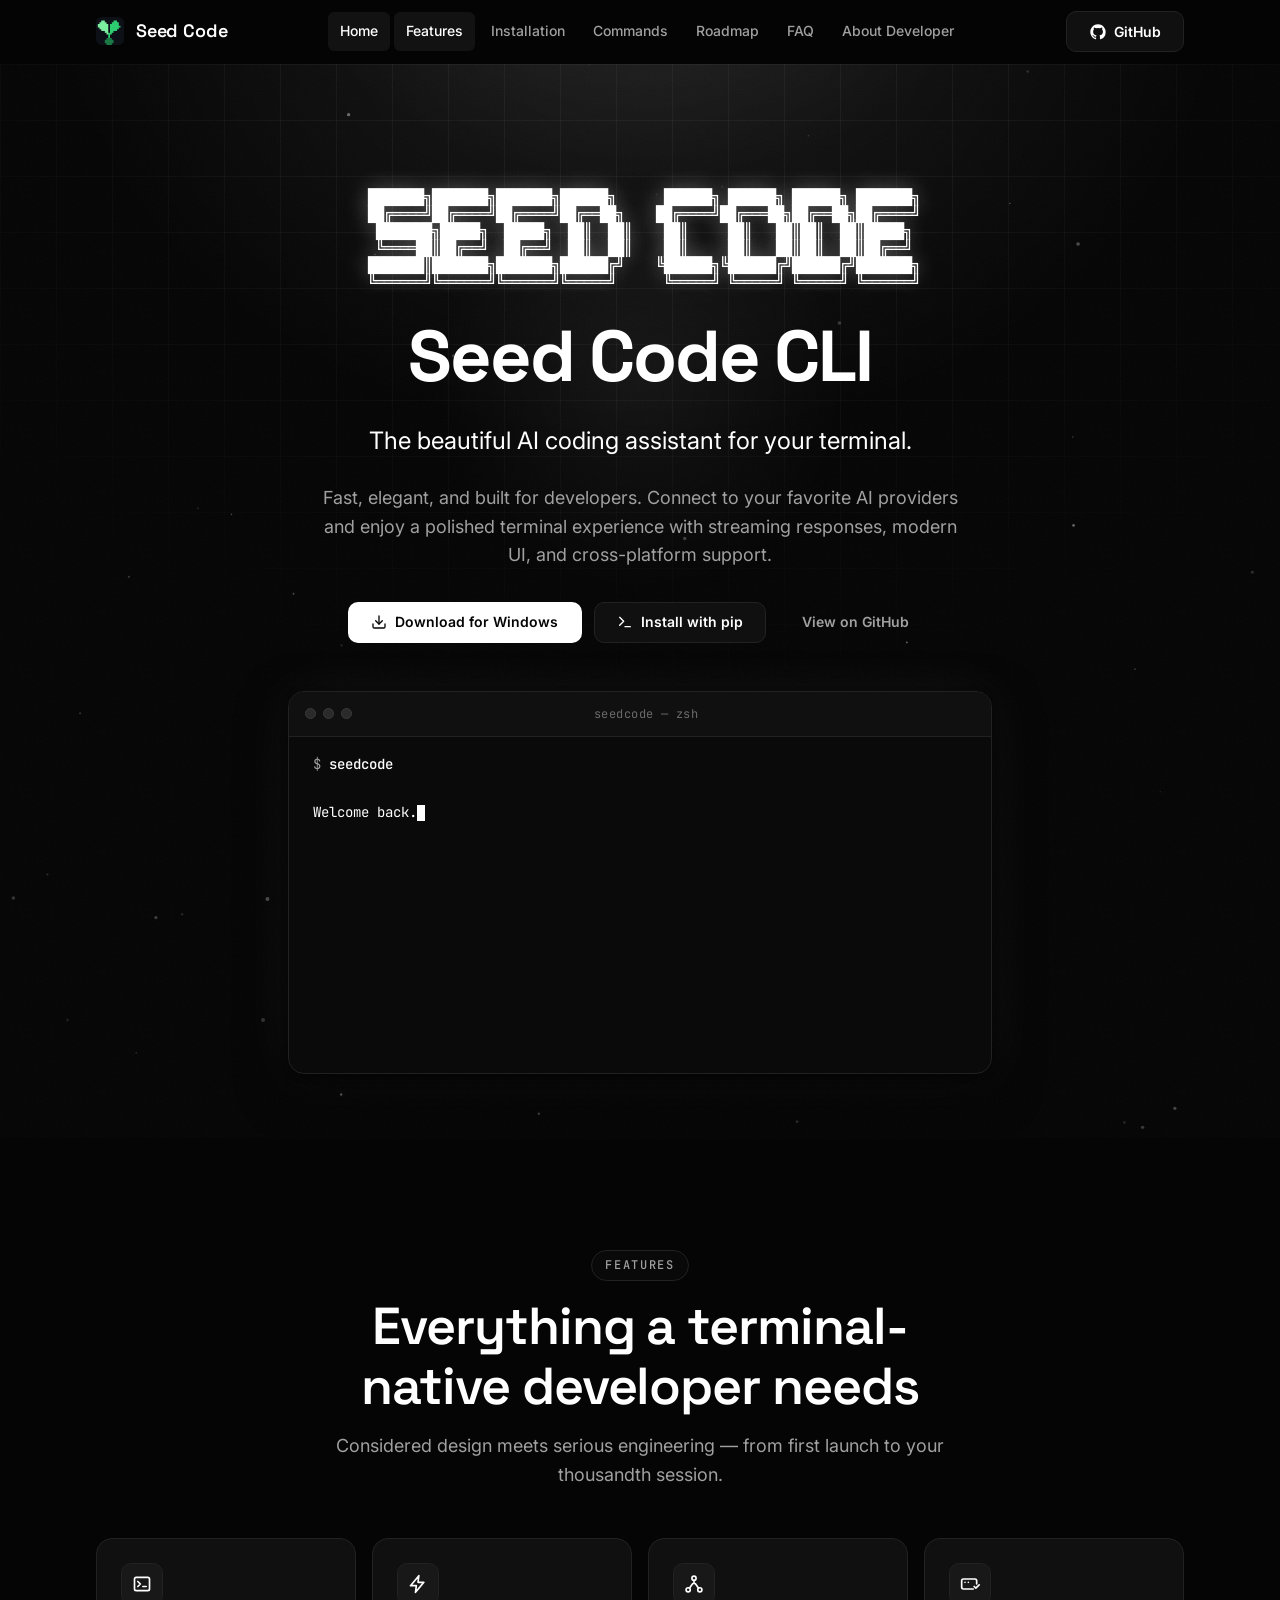
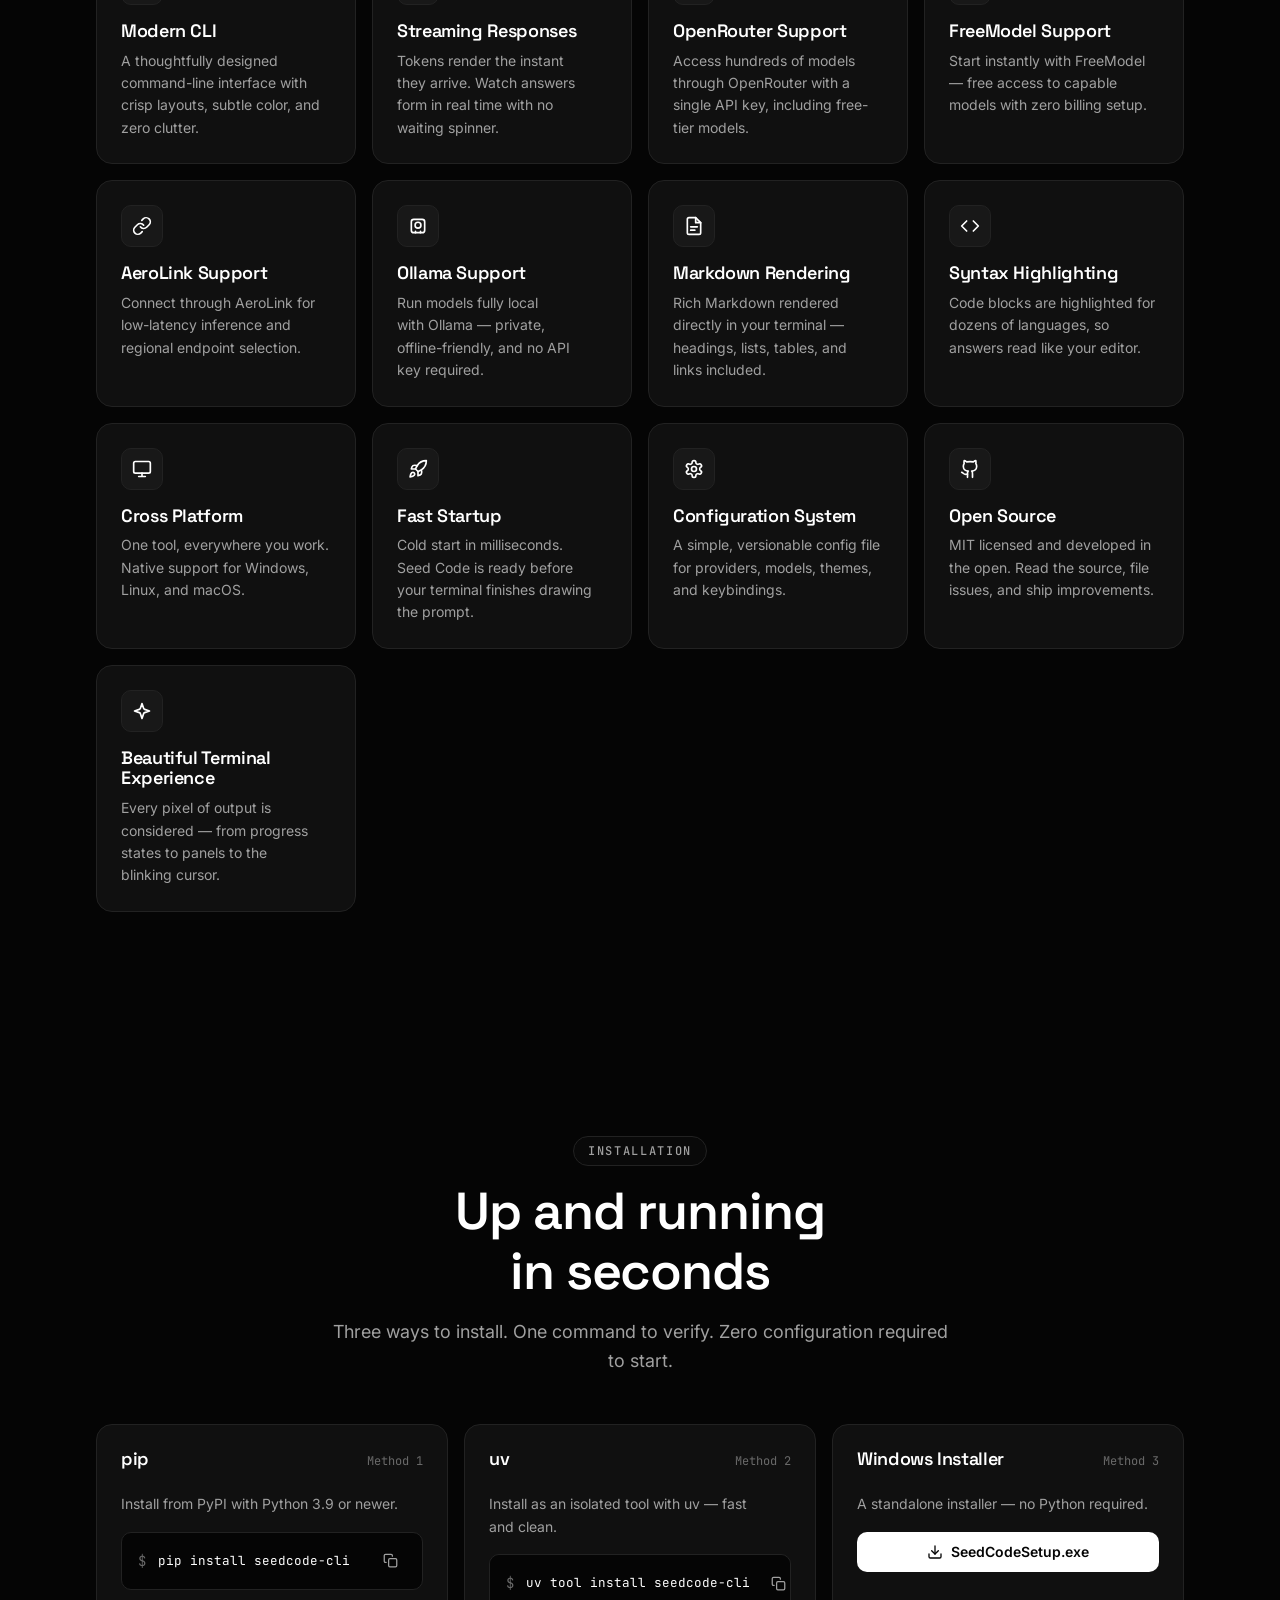
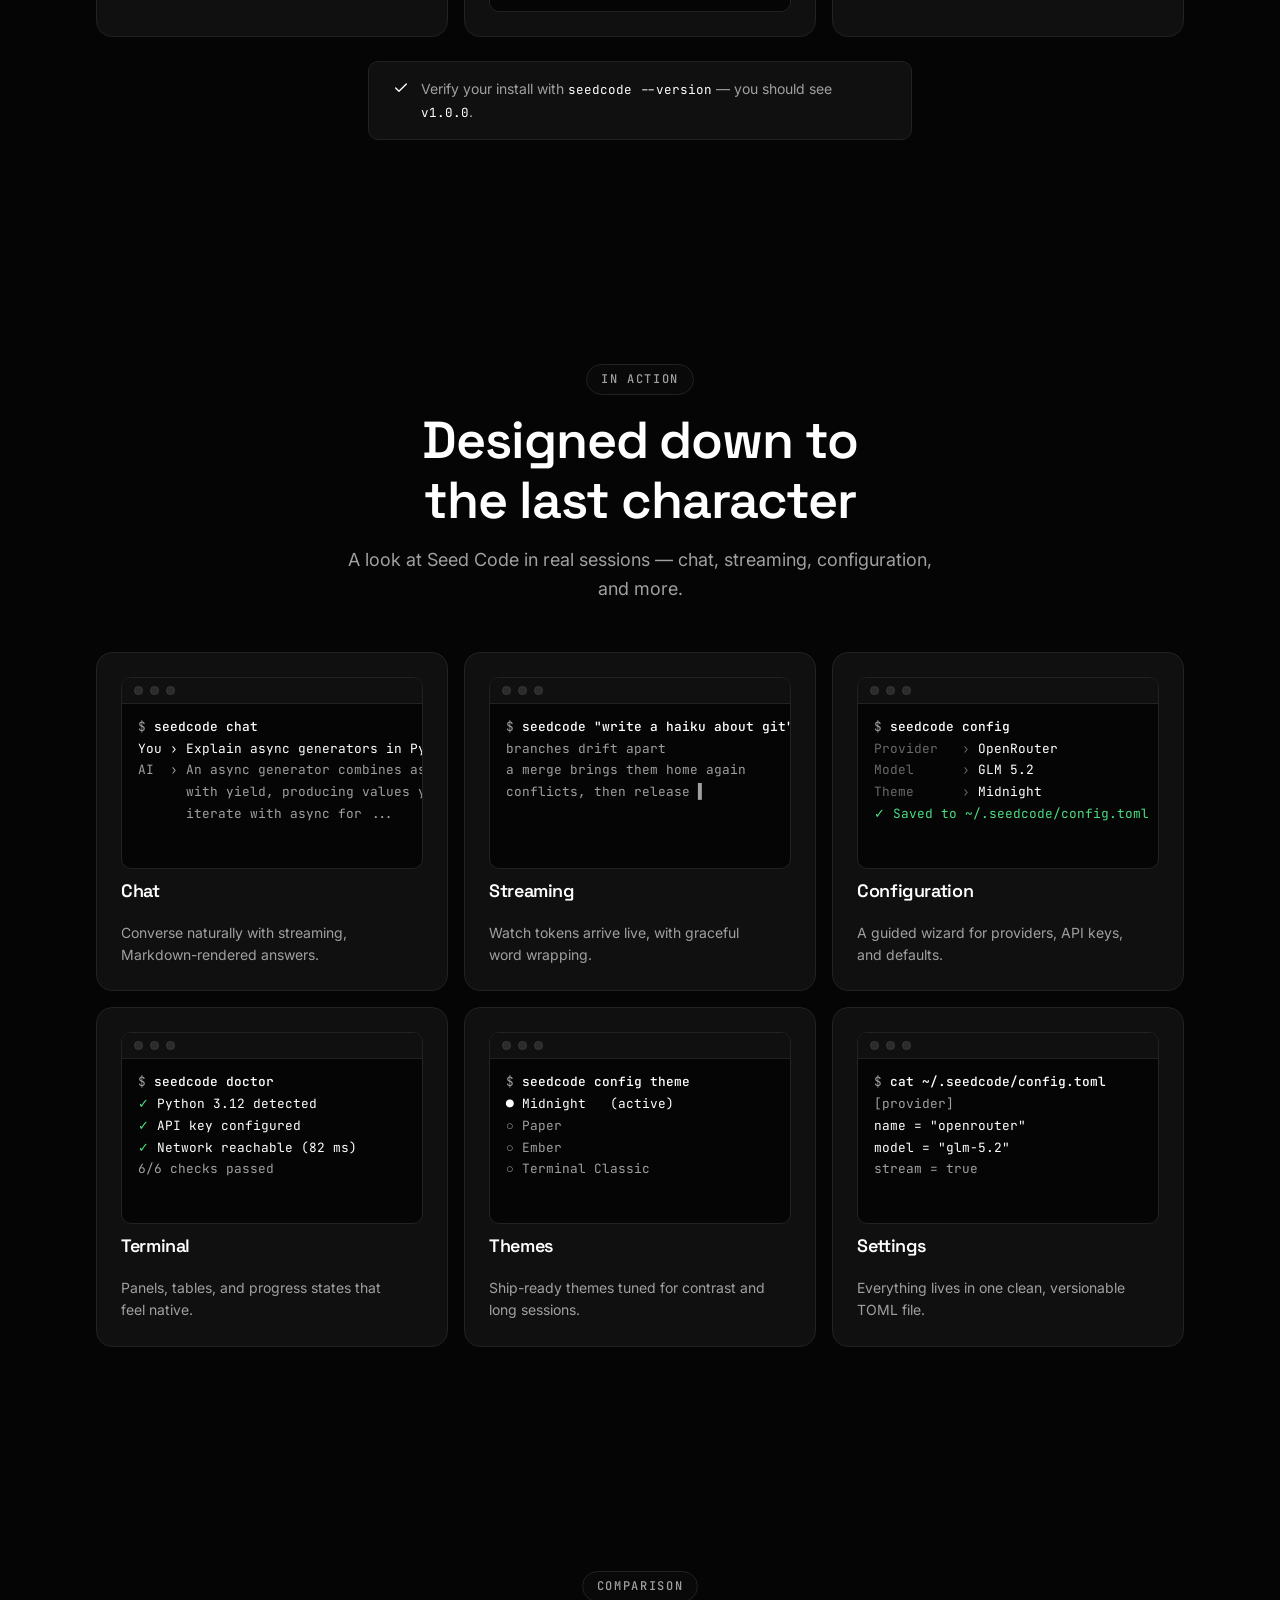
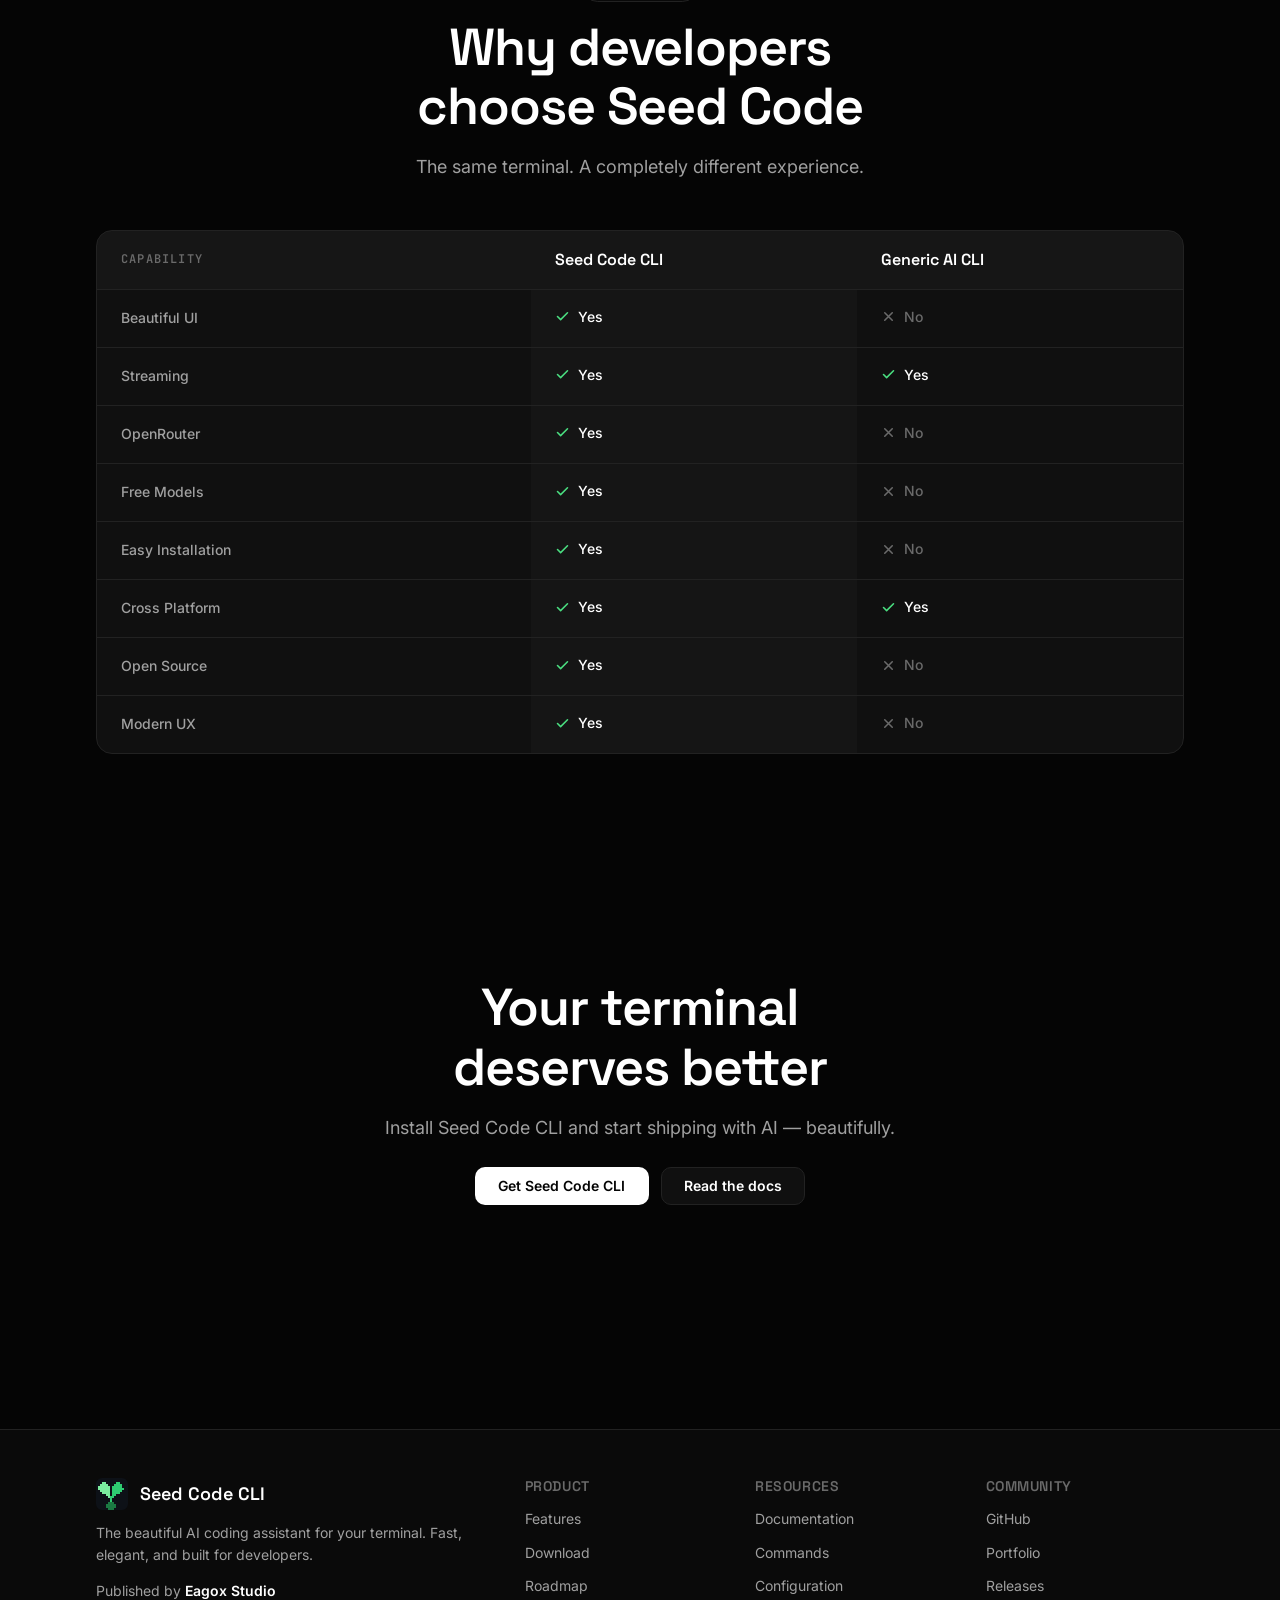
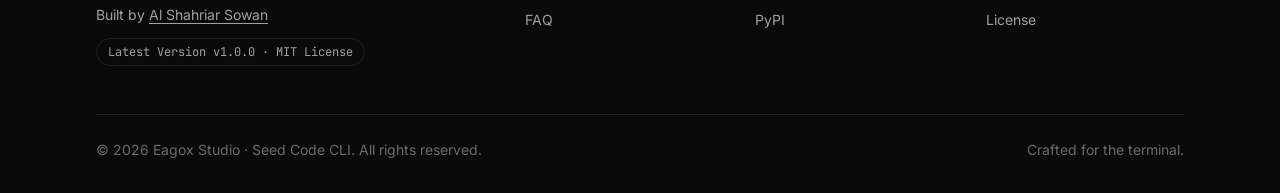
<file: index.html>
<!DOCTYPE html>
<html lang="en" data-theme="dark">
<head>
  <meta charset="UTF-8">
  <meta name="viewport" content="width=device-width, initial-scale=1">
  <title>Seed Code CLI — The beautiful AI coding assistant for your terminal</title>
  <meta name="description" content="Seed Code CLI is a fast, elegant AI coding assistant for your terminal. Connect to OpenRouter, AeroLink, FreeModel, and Ollama with streaming responses, Markdown rendering, and cross-platform support.">
  <meta name="keywords" content="Seed Code CLI, AI coding assistant, terminal AI, CLI, OpenRouter, AeroLink, FreeModel, Ollama, developer tools, command line, streaming AI">
  <meta name="author" content="Al Shahriar Sowan">
  <meta name="publisher" content="Eagox Studio">
  <link rel="author" href="https://alshahriarsayon.vercel.app/">
  <meta name="theme-color" content="#050505">
  <link rel="canonical" href="https://seedcode-cli.vercel.app/">

  <!-- Icons & manifest -->
  <link rel="icon" href="public/logo.ico" sizes="any">
  <link rel="icon" type="image/svg+xml" href="public/logo.svg">
  <link rel="apple-touch-icon" href="public/logo.png">
  <link rel="manifest" href="site.webmanifest">

  <!-- Open Graph -->
  <meta property="og:type" content="website">
  <meta property="og:site_name" content="Seed Code CLI">
  <meta property="og:title" content="Seed Code CLI — The beautiful AI coding assistant for your terminal">
  <meta property="og:description" content="Fast, elegant, and built for developers. Connect to your favorite AI providers and enjoy a polished terminal experience with streaming responses, modern UI, and cross-platform support.">
  <meta property="og:url" content="https://seedcode-cli.vercel.app/">
  <meta property="og:image" content="https://seedcode-cli.vercel.app/public/logo.png">
  <meta property="og:image:alt" content="Seed Code CLI logo">

  <!-- Twitter -->
  <meta name="twitter:card" content="summary">
  <meta name="twitter:title" content="Seed Code CLI — The beautiful AI coding assistant for your terminal">
  <meta name="twitter:description" content="Fast, elegant, and built for developers. Streaming responses, modern UI, and cross-platform support.">
  <meta name="twitter:image" content="https://seedcode-cli.vercel.app/public/logo.png">

  <!-- Fonts -->
  <link rel="preconnect" href="https://fonts.googleapis.com">
  <link rel="preconnect" href="https://fonts.gstatic.com" crossorigin>
  <link rel="stylesheet" href="https://fonts.googleapis.com/css2?family=Space+Grotesk:wght@500;600;700&family=Inter:wght@400;500;600&family=JetBrains+Mono:wght@400;500;600&display=swap">

  <!-- Styles -->
  <link rel="stylesheet" href="css/variables.css">
  <link rel="stylesheet" href="css/main.css">
  <link rel="stylesheet" href="css/layout.css">
  <link rel="stylesheet" href="css/components.css">
  <link rel="stylesheet" href="css/terminal.css">
  <link rel="stylesheet" href="css/animations.css">
  <link rel="stylesheet" href="css/responsive.css">

  <script type="module" src="js/main.js"></script>

  <!-- Structured data -->
  <script type="application/ld+json">
  {
    "@context": "https://schema.org",
    "@type": "SoftwareApplication",
    "name": "Seed Code CLI",
    "operatingSystem": "Windows, Linux, macOS",
    "applicationCategory": "DeveloperApplication",
    "description": "The beautiful AI coding assistant for your terminal. Fast, elegant, and built for developers.",
    "url": "https://seedcode-cli.vercel.app/",
    "image": "https://seedcode-cli.vercel.app/public/logo.png",
    "softwareVersion": "1.0.0",
    "license": "https://github.com/Alshahriar-07/seedcode-cli/blob/main/LICENSE",
    "author": {
      "@type": "Person",
      "name": "Al Shahriar Sowan",
      "url": "https://alshahriarsayon.vercel.app/"
    },
    "publisher": {
      "@type": "Organization",
      "name": "Eagox Studio"
    },
    "codeRepository": "https://github.com/Alshahriar-07/seedcode-cli",
    "sameAs": [
      "https://github.com/Alshahriar-07/seedcode-cli",
      "https://alshahriarsayon.vercel.app/"
    ],
    "offers": { "@type": "Offer", "price": "0", "priceCurrency": "USD" },
    "downloadUrl": "https://seedcode-cli.vercel.app/Files/SeedCodeSetup.exe"
  }
  </script>
</head>
<body>
  <a class="skip-link" href="#main">Skip to content</a>

  <header class="nav">
    <div class="container nav-inner">
      <a class="nav-brand" href="index.html" aria-label="Seed Code CLI home">
        <img src="public/logo.svg" alt="" width="28" height="28">
        <span>Seed Code</span>
      </a>

      <nav aria-label="Main navigation">
        <ul class="nav-links" id="nav-links">
          <li><a href="index.html">Home</a></li>
          <li><a href="index.html#features">Features</a></li>
          <li><a href="download.html">Installation</a></li>
          <li><a href="docs.html">Commands</a></li>
          <li><a href="roadmap.html">Roadmap</a></li>
          <li><a href="faq.html">FAQ</a></li>
          <li><a href="https://alshahriarsayon.vercel.app/" target="_blank" rel="noopener">About Developer</a></li>
        </ul>
      </nav>

      <div class="nav-actions">
        <a class="btn btn-secondary" href="https://github.com/Alshahriar-07/seedcode-cli" target="_blank" rel="noopener">
          <svg viewBox="0 0 24 24" fill="currentColor" aria-hidden="true"><path d="M12 .5C5.65.5.5 5.65.5 12c0 5.08 3.29 9.39 7.86 10.91.58.11.79-.25.79-.55v-1.94c-3.2.7-3.87-1.54-3.87-1.54-.52-1.33-1.28-1.68-1.28-1.68-1.04-.71.08-.7.08-.7 1.15.08 1.76 1.19 1.76 1.19 1.03 1.75 2.69 1.25 3.34.95.11-.74.4-1.25.73-1.53-2.55-.29-5.23-1.28-5.23-5.68 0-1.26.45-2.28 1.19-3.09-.12-.29-.52-1.46.11-3.05 0 0 .97-.31 3.17 1.18a11.04 11.04 0 0 1 5.78 0c2.2-1.49 3.17-1.18 3.17-1.18.63 1.59.23 2.76.11 3.05.74.81 1.19 1.83 1.19 3.09 0 4.41-2.69 5.38-5.25 5.67.41.36.78 1.05.78 2.13v3.16c0 .3.21.67.8.55A11.51 11.51 0 0 0 23.5 12C23.5 5.65 18.35.5 12 .5Z"/></svg>
          <span class="nav-github-label">GitHub</span>
        </a>
        <button class="nav-toggle" type="button" aria-expanded="false" aria-controls="nav-links" aria-label="Toggle navigation menu">
          <span class="nav-toggle-bars" aria-hidden="true"><span></span><span></span><span></span></span>
        </button>
      </div>
    </div>
  </header>

  <main id="main">
    <!-- ============ Hero ============ -->
    <section class="hero" aria-labelledby="hero-title">
      <div class="hero-bg" aria-hidden="true">
        <div class="hero-radial"></div>
        <div class="hero-grid"></div>
        <div class="hero-glow"></div>
        <canvas class="hero-particles"></canvas>
        <div class="hero-noise"></div>
      </div>

      <div class="container">
        <div class="hero-inner">
          <pre class="hero-ascii" aria-hidden="true">
 ███████╗███████╗███████╗██████╗      ██████╗ ██████╗ ██████╗ ███████╗
 ██╔════╝██╔════╝██╔════╝██╔══██╗    ██╔════╝██╔═══██╗██╔══██╗██╔════╝
 ███████╗█████╗  █████╗  ██║  ██║    ██║     ██║   ██║██║  ██║█████╗
 ╚════██║██╔══╝  ██╔══╝  ██║  ██║    ██║     ██║   ██║██║  ██║██╔══╝
 ███████║███████╗███████╗██████╔╝    ╚██████╗╚██████╔╝██████╔╝███████╗
 ╚══════╝╚══════╝╚══════╝╚═════╝      ╚═════╝ ╚═════╝ ╚═════╝ ╚══════╝
</pre>
          <h1 id="hero-title">Seed Code CLI</h1>
          <p class="hero-subtitle">The beautiful AI coding assistant for your terminal.</p>
          <p class="hero-description">Fast, elegant, and built for developers. Connect to your favorite AI providers and enjoy a polished terminal experience with streaming responses, modern UI, and cross-platform support.</p>
          <div class="hero-actions">
            <a class="btn btn-primary" href="Files/SeedCodeSetup.exe" download="SeedCodeSetup.exe">
              <svg viewBox="0 0 24 24" fill="none" stroke="currentColor" stroke-width="2" stroke-linecap="round" stroke-linejoin="round" aria-hidden="true"><path d="M21 15v4a2 2 0 0 1-2 2H5a2 2 0 0 1-2-2v-4"/><path d="m7 10 5 5 5-5"/><path d="M12 15V3"/></svg>
              Download for Windows
            </a>
            <a class="btn btn-secondary" href="download.html">
              <svg viewBox="0 0 24 24" fill="none" stroke="currentColor" stroke-width="2" stroke-linecap="round" stroke-linejoin="round" aria-hidden="true"><path d="m4 17 6-6-6-6"/><path d="M12 19h8"/></svg>
              Install with pip
            </a>
            <a class="btn btn-ghost" href="https://github.com/Alshahriar-07/seedcode-cli" target="_blank" rel="noopener">View on GitHub</a>
          </div>
        </div>

        <!-- ============ Interactive terminal ============ -->
        <div class="hero-terminal">
          <div class="terminal" role="img" aria-label="Animated demo of a Seed Code CLI session: launching seedcode, selecting the OpenRouter provider and GLM 5.2 model, then asking it to build a REST API using FastAPI. It plans, writes files, generates code, and finishes.">
            <div class="terminal-bar">
              <div class="terminal-dots" aria-hidden="true"><span></span><span></span><span></span></div>
              <span class="terminal-title">seedcode — zsh</span>
            </div>
            <div class="terminal-body" data-terminal aria-hidden="true"></div>
          </div>
        </div>
      </div>
    </section>

    <!-- ============ Features ============ -->
    <section class="section" id="features" aria-labelledby="features-title">
      <div class="container">
        <div class="section-head reveal">
          <span class="eyebrow">Features</span>
          <h2 id="features-title">Everything a terminal-native developer needs</h2>
          <p>Considered design meets serious engineering — from first launch to your thousandth session.</p>
        </div>

        <div class="grid-features">
          <article class="card reveal">
            <span class="card-icon" aria-hidden="true"><svg viewBox="0 0 24 24" fill="none" stroke="currentColor" stroke-width="2" stroke-linecap="round" stroke-linejoin="round"><rect x="3" y="4" width="18" height="16" rx="2"/><path d="m7 9 3 3-3 3"/><path d="M13 15h4"/></svg></span>
            <h3>Modern CLI</h3>
            <p>A thoughtfully designed command-line interface with crisp layouts, subtle color, and zero clutter.</p>
          </article>
          <article class="card reveal">
            <span class="card-icon" aria-hidden="true"><svg viewBox="0 0 24 24" fill="none" stroke="currentColor" stroke-width="2" stroke-linecap="round" stroke-linejoin="round"><path d="M13 2 3 14h7l-1 8 10-12h-7l1-8z"/></svg></span>
            <h3>Streaming Responses</h3>
            <p>Tokens render the instant they arrive. Watch answers form in real time with no waiting spinner.</p>
          </article>
          <article class="card reveal">
            <span class="card-icon" aria-hidden="true"><svg viewBox="0 0 24 24" fill="none" stroke="currentColor" stroke-width="2" stroke-linecap="round" stroke-linejoin="round"><circle cx="12" cy="5" r="2.5"/><circle cx="5" cy="19" r="2.5"/><circle cx="19" cy="19" r="2.5"/><path d="M12 7.5v4M6.5 17l4-5.5M17.5 17l-4-5.5"/></svg></span>
            <h3>OpenRouter Support</h3>
            <p>Access hundreds of models through OpenRouter with a single API key, including free-tier models.</p>
          </article>
          <article class="card reveal">
            <span class="card-icon" aria-hidden="true"><svg viewBox="0 0 24 24" fill="none" stroke="currentColor" stroke-width="2" stroke-linecap="round" stroke-linejoin="round"><path d="M20 12V8a2 2 0 0 0-2-2H4a2 2 0 0 0-2 2v8a2 2 0 0 0 2 2h12"/><path d="M6 10h.01M10 10h.01"/><path d="m17 15 2 2 4-4"/></svg></span>
            <h3>FreeModel Support</h3>
            <p>Start instantly with FreeModel — free access to capable models with zero billing setup.</p>
          </article>
          <article class="card reveal">
            <span class="card-icon" aria-hidden="true"><svg viewBox="0 0 24 24" fill="none" stroke="currentColor" stroke-width="2" stroke-linecap="round" stroke-linejoin="round"><path d="M10 13a5 5 0 0 0 7.54.54l3-3a5 5 0 0 0-7.07-7.07l-1.72 1.71"/><path d="M14 11a5 5 0 0 0-7.54-.54l-3 3a5 5 0 0 0 7.07 7.07l1.71-1.71"/></svg></span>
            <h3>AeroLink Support</h3>
            <p>Connect through AeroLink for low-latency inference and regional endpoint selection.</p>
          </article>
          <article class="card reveal">
            <span class="card-icon" aria-hidden="true"><svg viewBox="0 0 24 24" fill="none" stroke="currentColor" stroke-width="2" stroke-linecap="round" stroke-linejoin="round"><rect x="4" y="4" width="16" height="16" rx="3"/><circle cx="12" cy="11" r="3.5"/><path d="M9 20v-1.5M15 20v-1.5"/></svg></span>
            <h3>Ollama Support</h3>
            <p>Run models fully local with Ollama — private, offline-friendly, and no API key required.</p>
          </article>
          <article class="card reveal">
            <span class="card-icon" aria-hidden="true"><svg viewBox="0 0 24 24" fill="none" stroke="currentColor" stroke-width="2" stroke-linecap="round" stroke-linejoin="round"><path d="M14 2H6a2 2 0 0 0-2 2v16a2 2 0 0 0 2 2h12a2 2 0 0 0 2-2V8z"/><path d="M14 2v6h6"/><path d="M8 13h8M8 17h5"/></svg></span>
            <h3>Markdown Rendering</h3>
            <p>Rich Markdown rendered directly in your terminal — headings, lists, tables, and links included.</p>
          </article>
          <article class="card reveal">
            <span class="card-icon" aria-hidden="true"><svg viewBox="0 0 24 24" fill="none" stroke="currentColor" stroke-width="2" stroke-linecap="round" stroke-linejoin="round"><path d="m8 6-6 6 6 6"/><path d="m16 6 6 6-6 6"/></svg></span>
            <h3>Syntax Highlighting</h3>
            <p>Code blocks are highlighted for dozens of languages, so answers read like your editor.</p>
          </article>
          <article class="card reveal">
            <span class="card-icon" aria-hidden="true"><svg viewBox="0 0 24 24" fill="none" stroke="currentColor" stroke-width="2" stroke-linecap="round" stroke-linejoin="round"><rect x="2" y="3" width="20" height="14" rx="2"/><path d="M8 21h8M12 17v4"/></svg></span>
            <h3>Cross Platform</h3>
            <p>One tool, everywhere you work. Native support for Windows, Linux, and macOS.</p>
          </article>
          <article class="card reveal">
            <span class="card-icon" aria-hidden="true"><svg viewBox="0 0 24 24" fill="none" stroke="currentColor" stroke-width="2" stroke-linecap="round" stroke-linejoin="round"><path d="M4.5 16.5c-1.5 1.26-2 5-2 5s3.74-.5 5-2c.71-.84.7-2.13-.09-2.91a2.18 2.18 0 0 0-2.91-.09z"/><path d="m12 15-3-3a22 22 0 0 1 2-3.95A12.88 12.88 0 0 1 22 2c0 2.72-.78 7.5-6 11a22.35 22.35 0 0 1-4 2z"/><path d="M9 12H4s.55-3.03 2-4c1.62-1.08 5 0 5 0M12 15v5s3.03-.55 4-2c1.08-1.62 0-5 0-5"/></svg></span>
            <h3>Fast Startup</h3>
            <p>Cold start in milliseconds. Seed Code is ready before your terminal finishes drawing the prompt.</p>
          </article>
          <article class="card reveal">
            <span class="card-icon" aria-hidden="true"><svg viewBox="0 0 24 24" fill="none" stroke="currentColor" stroke-width="2" stroke-linecap="round" stroke-linejoin="round"><path d="M12.22 2h-.44a2 2 0 0 0-2 2v.18a2 2 0 0 1-1 1.73l-.43.25a2 2 0 0 1-2 0l-.15-.08a2 2 0 0 0-2.73.73l-.22.38a2 2 0 0 0 .73 2.73l.15.1a2 2 0 0 1 1 1.72v.51a2 2 0 0 1-1 1.74l-.15.09a2 2 0 0 0-.73 2.73l.22.38a2 2 0 0 0 2.73.73l.15-.08a2 2 0 0 1 2 0l.43.25a2 2 0 0 1 1 1.73V20a2 2 0 0 0 2 2h.44a2 2 0 0 0 2-2v-.18a2 2 0 0 1 1-1.73l.43-.25a2 2 0 0 1 2 0l.15.08a2 2 0 0 0 2.73-.73l.22-.39a2 2 0 0 0-.73-2.73l-.15-.08a2 2 0 0 1-1-1.74v-.5a2 2 0 0 1 1-1.74l.15-.09a2 2 0 0 0 .73-2.73l-.22-.38a2 2 0 0 0-2.73-.73l-.15.08a2 2 0 0 1-2 0l-.43-.25a2 2 0 0 1-1-1.73V4a2 2 0 0 0-2-2z"/><circle cx="12" cy="12" r="3"/></svg></span>
            <h3>Configuration System</h3>
            <p>A simple, versionable config file for providers, models, themes, and keybindings.</p>
          </article>
          <article class="card reveal">
            <span class="card-icon" aria-hidden="true"><svg viewBox="0 0 24 24" fill="none" stroke="currentColor" stroke-width="2" stroke-linecap="round" stroke-linejoin="round"><path d="M15 22v-4a4.8 4.8 0 0 0-1-3.5c3 0 6-2 6-5.5.08-1.25-.27-2.48-1-3.5.28-1.15.28-2.35 0-3.5 0 0-1 0-3 1.5-2.64-.5-5.36-.5-8 0C6 2 5 2 5 2c-.3 1.15-.3 2.35 0 3.5A5.4 5.4 0 0 0 4 9c0 3.5 3 5.5 6 5.5-.39.49-.68 1.05-.85 1.65-.17.6-.22 1.23-.15 1.85v4"/><path d="M9 18c-4.51 2-5-2-7-2"/></svg></span>
            <h3>Open Source</h3>
            <p>MIT licensed and developed in the open. Read the source, file issues, and ship improvements.</p>
          </article>
          <article class="card reveal">
            <span class="card-icon" aria-hidden="true"><svg viewBox="0 0 24 24" fill="none" stroke="currentColor" stroke-width="2" stroke-linecap="round" stroke-linejoin="round"><path d="m12 3-1.9 5.8a2 2 0 0 1-1.3 1.3L3 12l5.8 1.9a2 2 0 0 1 1.3 1.3L12 21l1.9-5.8a2 2 0 0 1 1.3-1.3L21 12l-5.8-1.9a2 2 0 0 1-1.3-1.3z"/></svg></span>
            <h3>Beautiful Terminal Experience</h3>
            <p>Every pixel of output is considered — from progress states to panels to the blinking cursor.</p>
          </article>
        </div>
      </div>
    </section>

    <!-- ============ Installation ============ -->
    <section class="section" id="install" aria-labelledby="install-title">
      <div class="container">
        <div class="section-head reveal">
          <span class="eyebrow">Installation</span>
          <h2 id="install-title">Up and running in seconds</h2>
          <p>Three ways to install. One command to verify. Zero configuration required to start.</p>
        </div>

        <div class="install-grid">
          <article class="card install-card reveal">
            <div class="install-card-head">
              <h3>pip</h3>
              <span class="install-step">Method 1</span>
            </div>
            <p>Install from PyPI with Python 3.9 or newer.</p>
            <div class="code-line">
              <span class="prompt-char" aria-hidden="true">$</span>
              <code>pip install seedcode-cli</code>
              <button class="copy-btn" type="button" aria-label="Copy pip install command">
                <svg class="icon-copy" viewBox="0 0 24 24" fill="none" stroke="currentColor" stroke-width="2" stroke-linecap="round" stroke-linejoin="round" aria-hidden="true"><rect x="9" y="9" width="13" height="13" rx="2"/><path d="M5 15H4a2 2 0 0 1-2-2V4a2 2 0 0 1 2-2h9a2 2 0 0 1 2 2v1"/></svg>
                <svg class="icon-check" viewBox="0 0 24 24" fill="none" stroke="currentColor" stroke-width="2" stroke-linecap="round" stroke-linejoin="round" aria-hidden="true"><path d="M20 6 9 17l-5-5"/></svg>
                <span class="visually-hidden" data-copy-status role="status"></span>
              </button>
            </div>
          </article>

          <article class="card install-card reveal">
            <div class="install-card-head">
              <h3>uv</h3>
              <span class="install-step">Method 2</span>
            </div>
            <p>Install as an isolated tool with uv — fast and clean.</p>
            <div class="code-line">
              <span class="prompt-char" aria-hidden="true">$</span>
              <code>uv tool install seedcode-cli</code>
              <button class="copy-btn" type="button" aria-label="Copy uv install command">
                <svg class="icon-copy" viewBox="0 0 24 24" fill="none" stroke="currentColor" stroke-width="2" stroke-linecap="round" stroke-linejoin="round" aria-hidden="true"><rect x="9" y="9" width="13" height="13" rx="2"/><path d="M5 15H4a2 2 0 0 1-2-2V4a2 2 0 0 1 2-2h9a2 2 0 0 1 2 2v1"/></svg>
                <svg class="icon-check" viewBox="0 0 24 24" fill="none" stroke="currentColor" stroke-width="2" stroke-linecap="round" stroke-linejoin="round" aria-hidden="true"><path d="M20 6 9 17l-5-5"/></svg>
                <span class="visually-hidden" data-copy-status role="status"></span>
              </button>
            </div>
          </article>

          <article class="card install-card reveal">
            <div class="install-card-head">
              <h3>Windows Installer</h3>
              <span class="install-step">Method 3</span>
            </div>
            <p>A standalone installer — no Python required.</p>
            <a class="btn btn-primary" href="Files/SeedCodeSetup.exe" download="SeedCodeSetup.exe">
              <svg viewBox="0 0 24 24" fill="none" stroke="currentColor" stroke-width="2" stroke-linecap="round" stroke-linejoin="round" aria-hidden="true"><path d="M21 15v4a2 2 0 0 1-2 2H5a2 2 0 0 1-2-2v-4"/><path d="m7 10 5 5 5-5"/><path d="M12 15V3"/></svg>
              SeedCodeSetup.exe
            </a>
          </article>
        </div>

        <div class="callout callout-center reveal">
          <svg viewBox="0 0 24 24" fill="none" stroke="currentColor" stroke-width="2" stroke-linecap="round" stroke-linejoin="round" aria-hidden="true"><path d="M20 6 9 17l-5-5"/></svg>
          <span>Verify your install with <code>seedcode --version</code> — you should see <code>v1.0.0</code>.</span>
        </div>
      </div>
    </section>

    <!-- ============ Screenshots ============ -->
    <section class="section" id="screens" aria-labelledby="screens-title">
      <div class="container">
        <div class="section-head reveal">
          <span class="eyebrow">In Action</span>
          <h2 id="screens-title">Designed down to the last character</h2>
          <p>A look at Seed Code in real sessions — chat, streaming, configuration, and more.</p>
        </div>

        <div class="grid-screens">
          <article class="card screen-card reveal-scale">
            <div class="terminal-mini">
              <div class="terminal-bar"><div class="terminal-dots" aria-hidden="true"><span></span><span></span><span></span></div></div>
              <div class="terminal-mini-body" role="img" aria-label="Chat session: asking Seed Code to explain async generators in Python, with a streaming Markdown answer">
                <div class="terminal-line"><span class="t-prompt">$ </span><span class="t-cmd">seedcode chat</span></div>
                <div class="terminal-line"><span class="t-value">You › Explain async generators in Python</span></div>
                <div class="terminal-line"><span class="t-dim">AI  › An async generator combines async def</span></div>
                <div class="terminal-line"><span class="t-dim">      with yield, producing values you can</span></div>
                <div class="terminal-line"><span class="t-dim">      iterate with async for ...</span></div>
              </div>
            </div>
            <h3>Chat</h3>
            <p>Converse naturally with streaming, Markdown-rendered answers.</p>
          </article>

          <article class="card screen-card reveal-scale">
            <div class="terminal-mini">
              <div class="terminal-bar"><div class="terminal-dots" aria-hidden="true"><span></span><span></span><span></span></div></div>
              <div class="terminal-mini-body" role="img" aria-label="Streaming demo: Seed Code writing a haiku about git word by word">
                <div class="terminal-line"><span class="t-prompt">$ </span><span class="t-cmd">seedcode "write a haiku about git"</span></div>
                <div class="terminal-line"><span class="t-dim">branches drift apart</span></div>
                <div class="terminal-line"><span class="t-dim">a merge brings them home again</span></div>
                <div class="terminal-line"><span class="t-dim">conflicts, then release ▌</span></div>
              </div>
            </div>
            <h3>Streaming</h3>
            <p>Watch tokens arrive live, with graceful word wrapping.</p>
          </article>

          <article class="card screen-card reveal-scale">
            <div class="terminal-mini">
              <div class="terminal-bar"><div class="terminal-dots" aria-hidden="true"><span></span><span></span><span></span></div></div>
              <div class="terminal-mini-body" role="img" aria-label="Configuration wizard: provider OpenRouter, model GLM 5.2, theme Midnight, saved to config file">
                <div class="terminal-line"><span class="t-prompt">$ </span><span class="t-cmd">seedcode config</span></div>
                <div class="terminal-line"><span class="t-label">Provider   › </span><span class="t-value">OpenRouter</span></div>
                <div class="terminal-line"><span class="t-label">Model      › </span><span class="t-value">GLM 5.2</span></div>
                <div class="terminal-line"><span class="t-label">Theme      › </span><span class="t-value">Midnight</span></div>
                <div class="terminal-line"><span class="t-ok">✓ Saved to ~/.seedcode/config.toml</span></div>
              </div>
            </div>
            <h3>Configuration</h3>
            <p>A guided wizard for providers, API keys, and defaults.</p>
          </article>

          <article class="card screen-card reveal-scale">
            <div class="terminal-mini">
              <div class="terminal-bar"><div class="terminal-dots" aria-hidden="true"><span></span><span></span><span></span></div></div>
              <div class="terminal-mini-body" role="img" aria-label="Terminal health check with seedcode doctor: Python detected, API key configured, network reachable, all checks passed">
                <div class="terminal-line"><span class="t-prompt">$ </span><span class="t-cmd">seedcode doctor</span></div>
                <div class="terminal-line"><span class="t-ok">✓ </span><span class="t-value">Python 3.12 detected</span></div>
                <div class="terminal-line"><span class="t-ok">✓ </span><span class="t-value">API key configured</span></div>
                <div class="terminal-line"><span class="t-ok">✓ </span><span class="t-value">Network reachable (82 ms)</span></div>
                <div class="terminal-line"><span class="t-dim">6/6 checks passed</span></div>
              </div>
            </div>
            <h3>Terminal</h3>
            <p>Panels, tables, and progress states that feel native.</p>
          </article>

          <article class="card screen-card reveal-scale">
            <div class="terminal-mini">
              <div class="terminal-bar"><div class="terminal-dots" aria-hidden="true"><span></span><span></span><span></span></div></div>
              <div class="terminal-mini-body" role="img" aria-label="Theme picker: Midnight active, plus Paper, Ember, and Terminal Classic themes">
                <div class="terminal-line"><span class="t-prompt">$ </span><span class="t-cmd">seedcode config theme</span></div>
                <div class="terminal-line"><span class="t-value">● Midnight   (active)</span></div>
                <div class="terminal-line"><span class="t-dim">○ Paper</span></div>
                <div class="terminal-line"><span class="t-dim">○ Ember</span></div>
                <div class="terminal-line"><span class="t-dim">○ Terminal Classic</span></div>
              </div>
            </div>
            <h3>Themes</h3>
            <p>Ship-ready themes tuned for contrast and long sessions.</p>
          </article>

          <article class="card screen-card reveal-scale">
            <div class="terminal-mini">
              <div class="terminal-bar"><div class="terminal-dots" aria-hidden="true"><span></span><span></span><span></span></div></div>
              <div class="terminal-mini-body" role="img" aria-label="Settings file: a TOML config with provider openrouter, model glm-5.2, and streaming enabled">
                <div class="terminal-line"><span class="t-prompt">$ </span><span class="t-cmd">cat ~/.seedcode/config.toml</span></div>
                <div class="terminal-line"><span class="t-dim">[provider]</span></div>
                <div class="terminal-line"><span class="t-value">name = "openrouter"</span></div>
                <div class="terminal-line"><span class="t-value">model = "glm-5.2"</span></div>
                <div class="terminal-line"><span class="t-dim">stream = true</span></div>
              </div>
            </div>
            <h3>Settings</h3>
            <p>Everything lives in one clean, versionable TOML file.</p>
          </article>
        </div>
      </div>
    </section>

    <!-- ============ Comparison ============ -->
    <section class="section" id="compare" aria-labelledby="compare-title">
      <div class="container">
        <div class="section-head reveal">
          <span class="eyebrow">Comparison</span>
          <h2 id="compare-title">Why developers choose Seed Code</h2>
          <p>The same terminal. A completely different experience.</p>
        </div>

        <div class="compare-wrap reveal">
          <table class="compare-table">
            <caption class="visually-hidden">Feature comparison between Seed Code CLI and a generic AI CLI</caption>
            <thead>
              <tr>
                <th scope="col">Capability</th>
                <th scope="col" class="compare-col-seed">Seed Code CLI</th>
                <th scope="col">Generic AI CLI</th>
              </tr>
            </thead>
            <tbody>
              <tr>
                <th scope="row">Beautiful UI</th>
                <td class="compare-col-seed"><span class="compare-yes"><svg viewBox="0 0 24 24" fill="none" stroke="currentColor" stroke-width="2.5" stroke-linecap="round" stroke-linejoin="round" aria-hidden="true"><path d="M20 6 9 17l-5-5"/></svg>Yes</span></td>
                <td><span class="compare-no"><svg viewBox="0 0 24 24" fill="none" stroke="currentColor" stroke-width="2.5" stroke-linecap="round" stroke-linejoin="round" aria-hidden="true"><path d="M18 6 6 18M6 6l12 12"/></svg>No</span></td>
              </tr>
              <tr>
                <th scope="row">Streaming</th>
                <td class="compare-col-seed"><span class="compare-yes"><svg viewBox="0 0 24 24" fill="none" stroke="currentColor" stroke-width="2.5" stroke-linecap="round" stroke-linejoin="round" aria-hidden="true"><path d="M20 6 9 17l-5-5"/></svg>Yes</span></td>
                <td><span class="compare-yes"><svg viewBox="0 0 24 24" fill="none" stroke="currentColor" stroke-width="2.5" stroke-linecap="round" stroke-linejoin="round" aria-hidden="true"><path d="M20 6 9 17l-5-5"/></svg>Yes</span></td>
              </tr>
              <tr>
                <th scope="row">OpenRouter</th>
                <td class="compare-col-seed"><span class="compare-yes"><svg viewBox="0 0 24 24" fill="none" stroke="currentColor" stroke-width="2.5" stroke-linecap="round" stroke-linejoin="round" aria-hidden="true"><path d="M20 6 9 17l-5-5"/></svg>Yes</span></td>
                <td><span class="compare-no"><svg viewBox="0 0 24 24" fill="none" stroke="currentColor" stroke-width="2.5" stroke-linecap="round" stroke-linejoin="round" aria-hidden="true"><path d="M18 6 6 18M6 6l12 12"/></svg>No</span></td>
              </tr>
              <tr>
                <th scope="row">Free Models</th>
                <td class="compare-col-seed"><span class="compare-yes"><svg viewBox="0 0 24 24" fill="none" stroke="currentColor" stroke-width="2.5" stroke-linecap="round" stroke-linejoin="round" aria-hidden="true"><path d="M20 6 9 17l-5-5"/></svg>Yes</span></td>
                <td><span class="compare-no"><svg viewBox="0 0 24 24" fill="none" stroke="currentColor" stroke-width="2.5" stroke-linecap="round" stroke-linejoin="round" aria-hidden="true"><path d="M18 6 6 18M6 6l12 12"/></svg>No</span></td>
              </tr>
              <tr>
                <th scope="row">Easy Installation</th>
                <td class="compare-col-seed"><span class="compare-yes"><svg viewBox="0 0 24 24" fill="none" stroke="currentColor" stroke-width="2.5" stroke-linecap="round" stroke-linejoin="round" aria-hidden="true"><path d="M20 6 9 17l-5-5"/></svg>Yes</span></td>
                <td><span class="compare-no"><svg viewBox="0 0 24 24" fill="none" stroke="currentColor" stroke-width="2.5" stroke-linecap="round" stroke-linejoin="round" aria-hidden="true"><path d="M18 6 6 18M6 6l12 12"/></svg>No</span></td>
              </tr>
              <tr>
                <th scope="row">Cross Platform</th>
                <td class="compare-col-seed"><span class="compare-yes"><svg viewBox="0 0 24 24" fill="none" stroke="currentColor" stroke-width="2.5" stroke-linecap="round" stroke-linejoin="round" aria-hidden="true"><path d="M20 6 9 17l-5-5"/></svg>Yes</span></td>
                <td><span class="compare-yes"><svg viewBox="0 0 24 24" fill="none" stroke="currentColor" stroke-width="2.5" stroke-linecap="round" stroke-linejoin="round" aria-hidden="true"><path d="M20 6 9 17l-5-5"/></svg>Yes</span></td>
              </tr>
              <tr>
                <th scope="row">Open Source</th>
                <td class="compare-col-seed"><span class="compare-yes"><svg viewBox="0 0 24 24" fill="none" stroke="currentColor" stroke-width="2.5" stroke-linecap="round" stroke-linejoin="round" aria-hidden="true"><path d="M20 6 9 17l-5-5"/></svg>Yes</span></td>
                <td><span class="compare-no"><svg viewBox="0 0 24 24" fill="none" stroke="currentColor" stroke-width="2.5" stroke-linecap="round" stroke-linejoin="round" aria-hidden="true"><path d="M18 6 6 18M6 6l12 12"/></svg>No</span></td>
              </tr>
              <tr>
                <th scope="row">Modern UX</th>
                <td class="compare-col-seed"><span class="compare-yes"><svg viewBox="0 0 24 24" fill="none" stroke="currentColor" stroke-width="2.5" stroke-linecap="round" stroke-linejoin="round" aria-hidden="true"><path d="M20 6 9 17l-5-5"/></svg>Yes</span></td>
                <td><span class="compare-no"><svg viewBox="0 0 24 24" fill="none" stroke="currentColor" stroke-width="2.5" stroke-linecap="round" stroke-linejoin="round" aria-hidden="true"><path d="M18 6 6 18M6 6l12 12"/></svg>No</span></td>
              </tr>
            </tbody>
          </table>
        </div>
      </div>
    </section>

    <!-- ============ CTA ============ -->
    <section class="section" aria-labelledby="cta-title">
      <div class="container">
        <div class="section-head reveal">
          <h2 id="cta-title">Your terminal deserves better</h2>
          <p>Install Seed Code CLI and start shipping with AI — beautifully.</p>
          <div class="hero-actions">
            <a class="btn btn-primary" href="download.html">Get Seed Code CLI</a>
            <a class="btn btn-secondary" href="docs.html">Read the docs</a>
          </div>
        </div>
      </div>
    </section>
  </main>

  <!-- ============ Footer ============ -->
  <footer class="footer">
    <div class="container">
      <div class="footer-grid">
        <div class="footer-brand">
          <div class="footer-brand-row">
            <img src="public/logo.svg" alt="" width="32" height="32">
            <span>Seed Code CLI</span>
          </div>
          <p>The beautiful AI coding assistant for your terminal. Fast, elegant, and built for developers.</p>
          <p class="footer-credit">Published by <strong>Eagox Studio</strong><br>Built by <a href="https://alshahriarsayon.vercel.app/" target="_blank" rel="noopener">Al Shahriar Sowan</a></p>
          <span class="footer-version">Latest Version v1.0.0 · MIT License</span>
        </div>
        <nav aria-label="Product">
          <h3>Product</h3>
          <ul>
            <li><a href="index.html#features">Features</a></li>
            <li><a href="download.html">Download</a></li>
            <li><a href="roadmap.html">Roadmap</a></li>
            <li><a href="faq.html">FAQ</a></li>
          </ul>
        </nav>
        <nav aria-label="Resources">
          <h3>Resources</h3>
          <ul>
            <li><a href="docs.html">Documentation</a></li>
            <li><a href="docs.html#commands">Commands</a></li>
            <li><a href="docs.html#configuration">Configuration</a></li>
            <li><a href="https://pypi.org/project/seedcode-cli/" rel="noopener">PyPI</a></li>
          </ul>
        </nav>
        <nav aria-label="Community">
          <h3>Community</h3>
          <ul>
            <li><a href="https://github.com/Alshahriar-07/seedcode-cli" target="_blank" rel="noopener">GitHub</a></li>
            <li><a href="https://alshahriarsayon.vercel.app/" target="_blank" rel="noopener">Portfolio</a></li>
            <li><a href="https://github.com/Alshahriar-07/seedcode-cli/releases" target="_blank" rel="noopener">Releases</a></li>
            <li><a href="https://github.com/Alshahriar-07/seedcode-cli/blob/main/LICENSE" target="_blank" rel="noopener">License</a></li>
          </ul>
        </nav>
      </div>
      <div class="footer-bottom">
        <span>© 2026 Eagox Studio · Seed Code CLI. All rights reserved.</span>
        <span>Crafted for the terminal.</span>
      </div>
    </div>
  </footer>
</body>
</html>
</file>
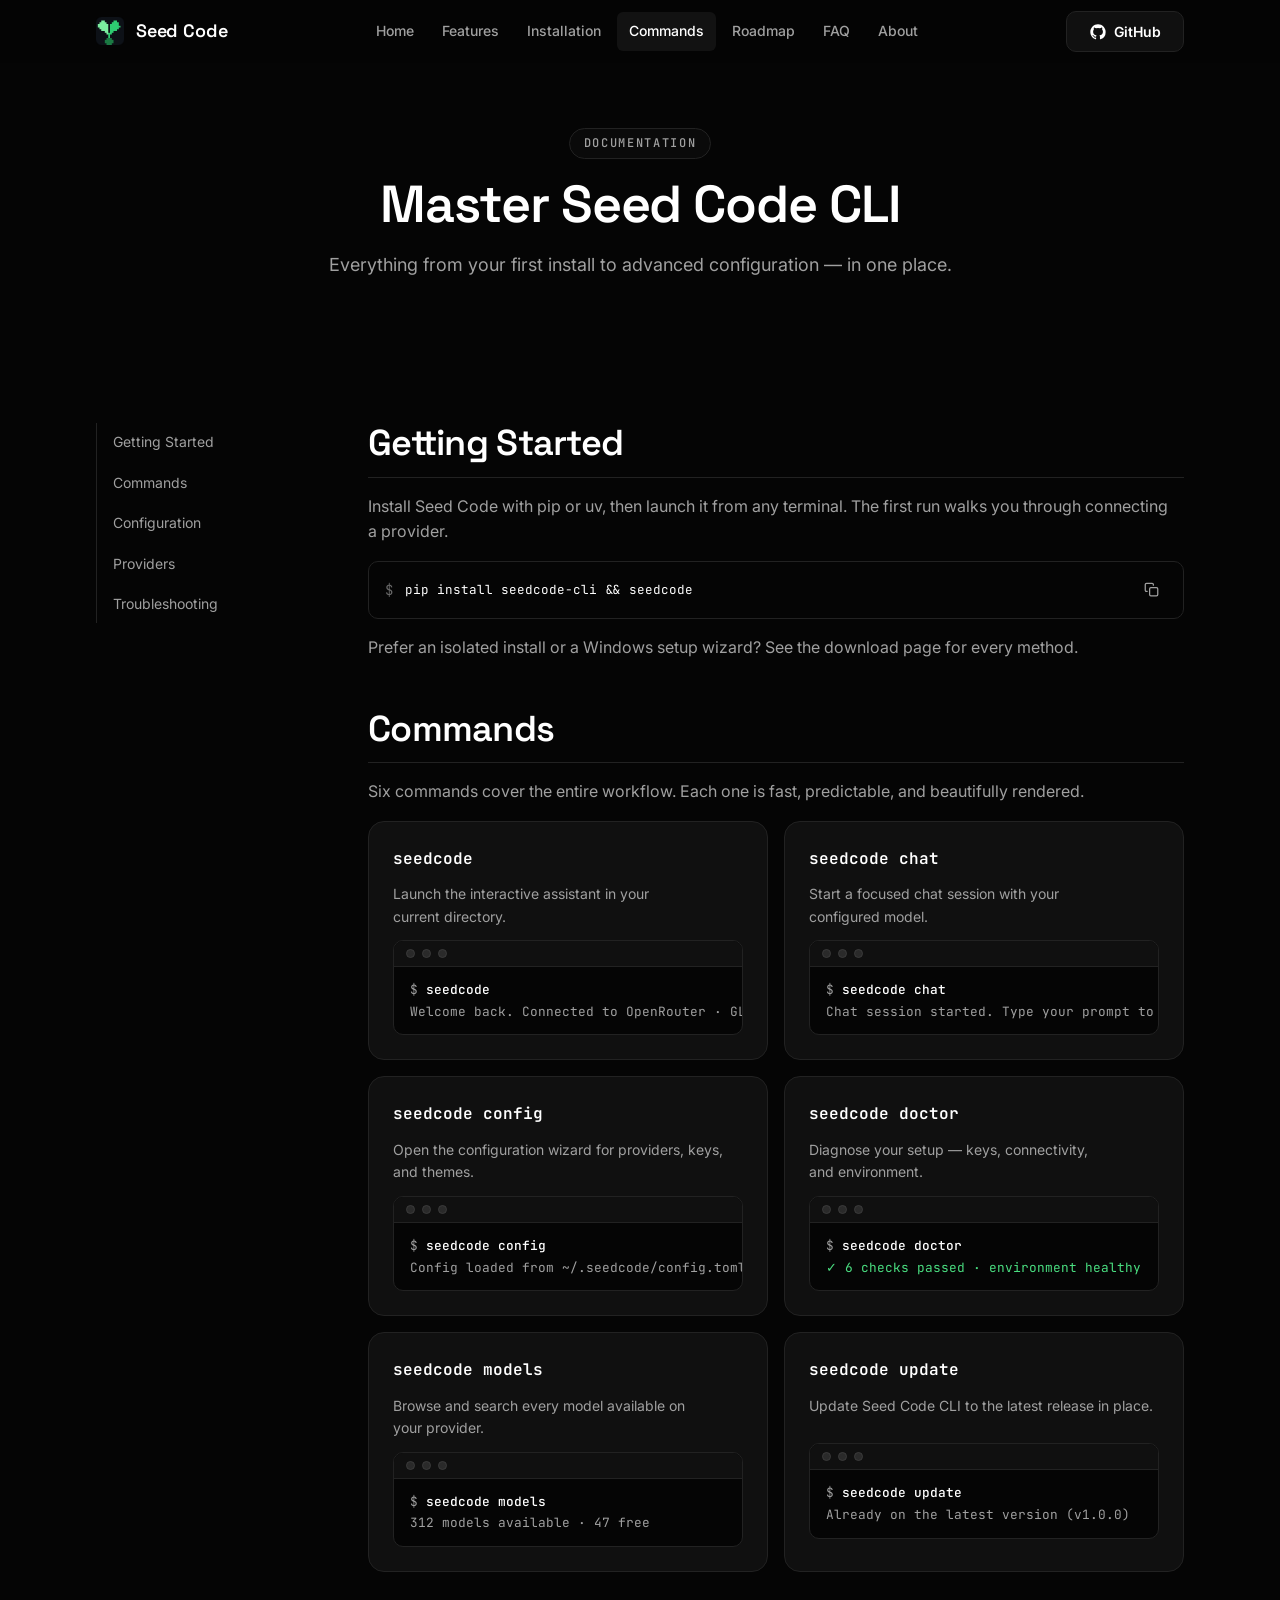
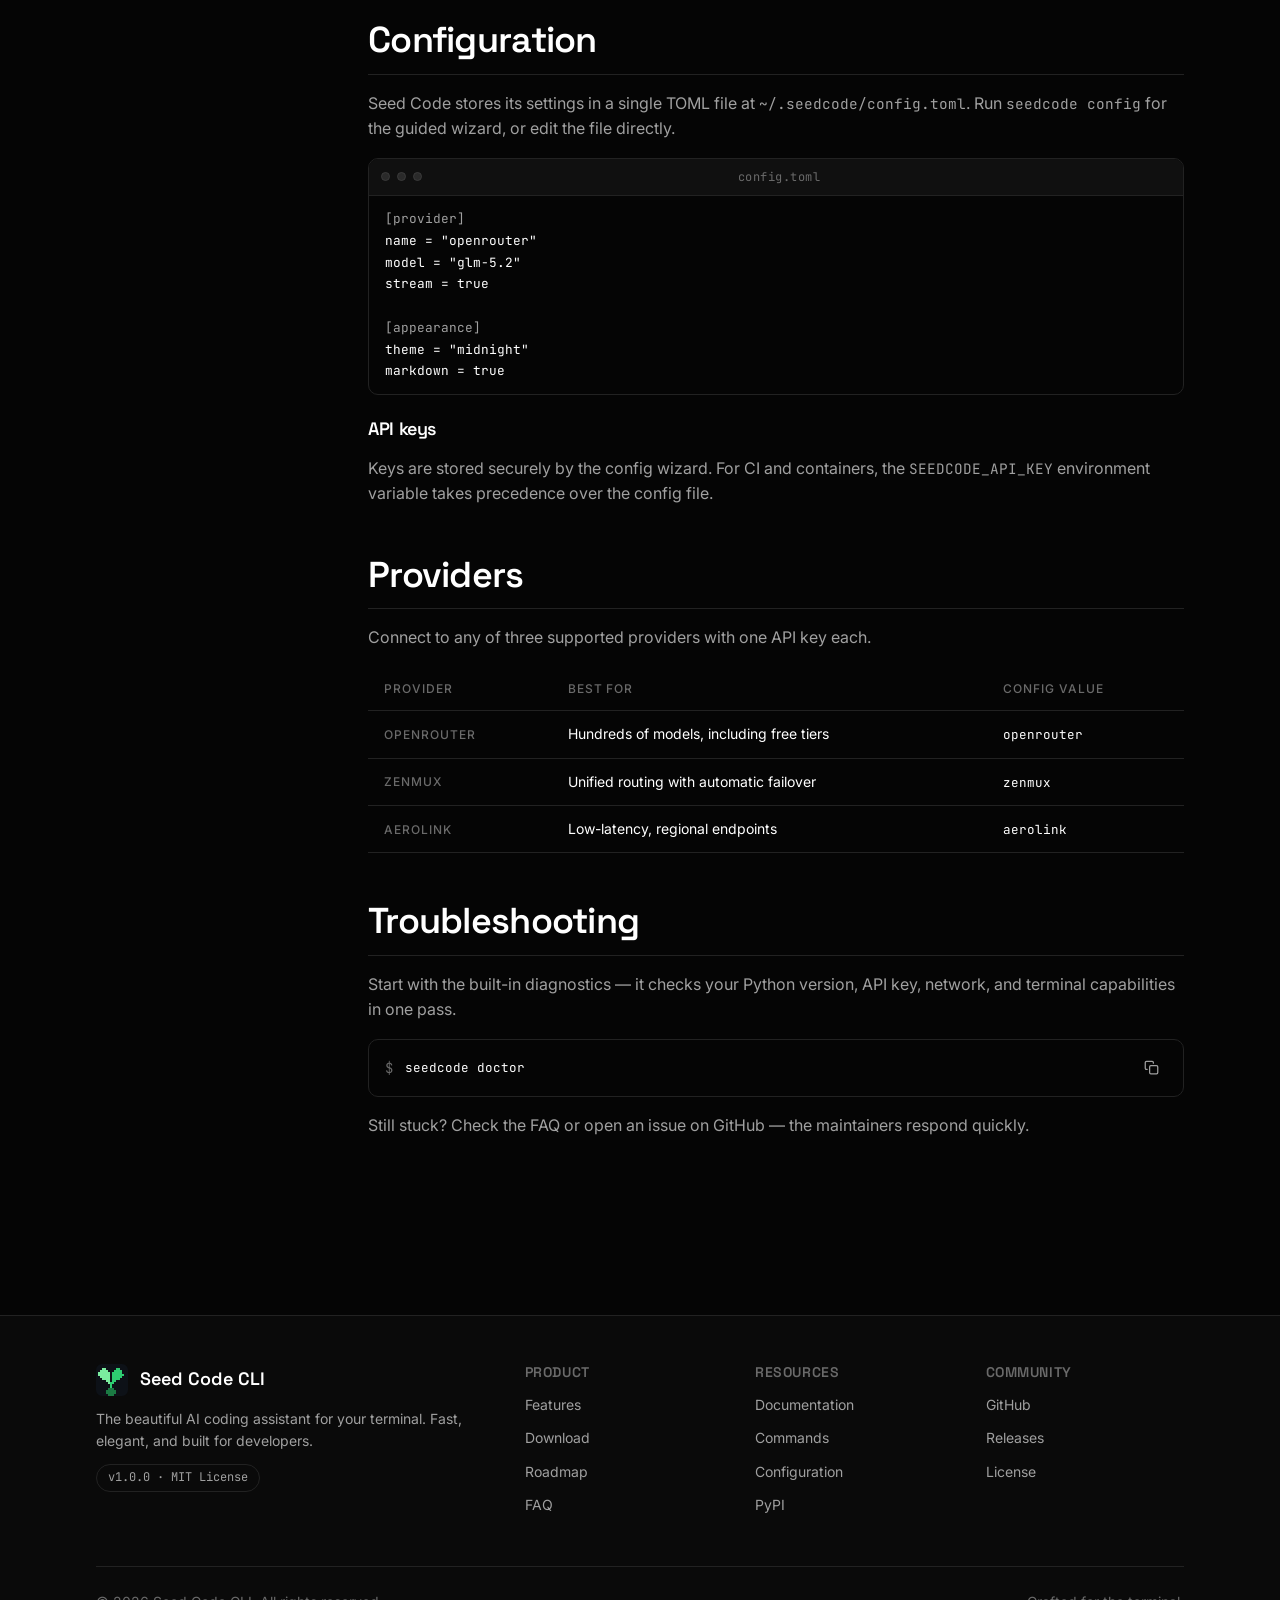
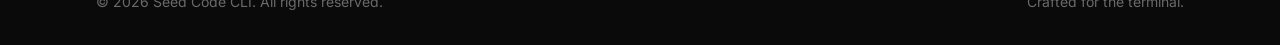
<file: docs.html>
<!DOCTYPE html>
<html lang="en" data-theme="dark">
<head>
  <meta charset="UTF-8">
  <meta name="viewport" content="width=device-width, initial-scale=1">
  <title>Documentation — Seed Code CLI</title>
  <meta name="description" content="Seed Code CLI documentation: installation, every command, configuration, providers, and troubleshooting for the beautiful AI terminal assistant.">
  <meta name="keywords" content="Seed Code CLI docs, seedcode commands, seedcode config, CLI documentation, AI terminal assistant docs">
  <meta name="author" content="Al Shahriar Sowan">
  <meta name="publisher" content="Eagox Studio">
  <link rel="author" href="https://alshahriarsayon.vercel.app/">
  <meta name="theme-color" content="#050505">
  <link rel="canonical" href="https://seedcode-cli.vercel.app/docs.html">

  <link rel="icon" href="public/logo.ico" sizes="any">
  <link rel="icon" type="image/svg+xml" href="public/logo.svg">
  <link rel="apple-touch-icon" href="public/logo.png">
  <link rel="manifest" href="site.webmanifest">

  <meta property="og:type" content="website">
  <meta property="og:site_name" content="Seed Code CLI">
  <meta property="og:title" content="Seed Code CLI Documentation">
  <meta property="og:description" content="Installation, commands, configuration, and providers — everything you need to master Seed Code CLI.">
  <meta property="og:url" content="https://seedcode-cli.vercel.app/docs.html">
  <meta property="og:image" content="https://seedcode-cli.vercel.app/public/logo.png">
  <meta property="og:image:alt" content="Seed Code CLI logo">
  <meta name="twitter:card" content="summary">
  <meta name="twitter:title" content="Seed Code CLI Documentation">
  <meta name="twitter:description" content="Installation, commands, configuration, and providers.">
  <meta name="twitter:image" content="https://seedcode-cli.vercel.app/public/logo.png">

  <link rel="preconnect" href="https://fonts.googleapis.com">
  <link rel="preconnect" href="https://fonts.gstatic.com" crossorigin>
  <link rel="stylesheet" href="https://fonts.googleapis.com/css2?family=Space+Grotesk:wght@500;600;700&family=Inter:wght@400;500;600&family=JetBrains+Mono:wght@400;500;600&display=swap">

  <link rel="stylesheet" href="css/variables.css">
  <link rel="stylesheet" href="css/main.css">
  <link rel="stylesheet" href="css/layout.css">
  <link rel="stylesheet" href="css/components.css">
  <link rel="stylesheet" href="css/terminal.css">
  <link rel="stylesheet" href="css/animations.css">
  <link rel="stylesheet" href="css/responsive.css">

  <script type="module" src="js/main.js"></script>
</head>
<body>
  <a class="skip-link" href="#main">Skip to content</a>

  <header class="nav">
    <div class="container nav-inner">
      <a class="nav-brand" href="index.html" aria-label="Seed Code CLI home">
        <img src="public/logo.svg" alt="" width="28" height="28">
        <span>Seed Code</span>
      </a>
      <nav aria-label="Main navigation">
        <ul class="nav-links" id="nav-links">
          <li><a href="index.html">Home</a></li>
          <li><a href="index.html#features">Features</a></li>
          <li><a href="download.html">Installation</a></li>
          <li><a href="docs.html">Commands</a></li>
          <li><a href="roadmap.html">Roadmap</a></li>
          <li><a href="faq.html">FAQ</a></li>
          <li><a href="https://alshahriarsayon.vercel.app/" target="_blank" rel="noopener">About</a></li>
        </ul>
      </nav>
      <div class="nav-actions">
        <a class="btn btn-secondary" href="https://github.com/Alshahriar-07/seedcode-cli" target="_blank" rel="noopener">
          <svg viewBox="0 0 24 24" fill="currentColor" aria-hidden="true"><path d="M12 .5C5.65.5.5 5.65.5 12c0 5.08 3.29 9.39 7.86 10.91.58.11.79-.25.79-.55v-1.94c-3.2.7-3.87-1.54-3.87-1.54-.52-1.33-1.28-1.68-1.28-1.68-1.04-.71.08-.7.08-.7 1.15.08 1.76 1.19 1.76 1.19 1.03 1.75 2.69 1.25 3.34.95.11-.74.4-1.25.73-1.53-2.55-.29-5.23-1.28-5.23-5.68 0-1.26.45-2.28 1.19-3.09-.12-.29-.52-1.46.11-3.05 0 0 .97-.31 3.17 1.18a11.04 11.04 0 0 1 5.78 0c2.2-1.49 3.17-1.18 3.17-1.18.63 1.59.23 2.76.11 3.05.74.81 1.19 1.83 1.19 3.09 0 4.41-2.69 5.38-5.25 5.67.41.36.78 1.05.78 2.13v3.16c0 .3.21.67.8.55A11.51 11.51 0 0 0 23.5 12C23.5 5.65 18.35.5 12 .5Z"/></svg>
          <span class="nav-github-label">GitHub</span>
        </a>
        <button class="nav-toggle" type="button" aria-expanded="false" aria-controls="nav-links" aria-label="Toggle navigation menu">
          <span class="nav-toggle-bars" aria-hidden="true"><span></span><span></span><span></span></span>
        </button>
      </div>
    </div>
  </header>

  <main id="main">
    <div class="container">
      <section class="page-hero" aria-labelledby="page-title">
        <span class="eyebrow">Documentation</span>
        <h1 id="page-title">Master Seed Code CLI</h1>
        <p>Everything from your first install to advanced configuration — in one place.</p>
      </section>

      <div class="docs-layout section">
        <aside class="docs-sidebar">
          <nav aria-label="Documentation sections">
            <ul>
              <li><a href="#getting-started">Getting Started</a></li>
              <li><a href="#commands">Commands</a></li>
              <li><a href="#configuration">Configuration</a></li>
              <li><a href="#providers">Providers</a></li>
              <li><a href="#troubleshooting">Troubleshooting</a></li>
            </ul>
          </nav>
        </aside>

        <div class="docs-content">
          <section class="docs-section" id="getting-started" aria-labelledby="gs-title">
            <h2 id="gs-title">Getting Started</h2>
            <p>Install Seed Code with pip or uv, then launch it from any terminal. The first run walks you through connecting a provider.</p>
            <div class="code-line">
              <span class="prompt-char" aria-hidden="true">$</span>
              <code>pip install seedcode-cli && seedcode</code>
              <button class="copy-btn" type="button" aria-label="Copy install and launch command">
                <svg class="icon-copy" viewBox="0 0 24 24" fill="none" stroke="currentColor" stroke-width="2" stroke-linecap="round" stroke-linejoin="round" aria-hidden="true"><rect x="9" y="9" width="13" height="13" rx="2"/><path d="M5 15H4a2 2 0 0 1-2-2V4a2 2 0 0 1 2-2h9a2 2 0 0 1 2 2v1"/></svg>
                <svg class="icon-check" viewBox="0 0 24 24" fill="none" stroke="currentColor" stroke-width="2" stroke-linecap="round" stroke-linejoin="round" aria-hidden="true"><path d="M20 6 9 17l-5-5"/></svg>
                <span class="visually-hidden" data-copy-status role="status"></span>
              </button>
            </div>
            <p>Prefer an isolated install or a Windows setup wizard? See the <a href="download.html">download page</a> for every method.</p>
          </section>

          <section class="docs-section" id="commands" aria-labelledby="cmd-title">
            <h2 id="cmd-title">Commands</h2>
            <p>Six commands cover the entire workflow. Each one is fast, predictable, and beautifully rendered.</p>

            <div class="grid-commands">
              <article class="card command-card reveal">
                <span class="command-name">seedcode</span>
                <p>Launch the interactive assistant in your current directory.</p>
                <div class="terminal-mini">
                  <div class="terminal-bar"><div class="terminal-dots" aria-hidden="true"><span></span><span></span><span></span></div></div>
                  <div class="terminal-mini-body">
                    <div class="terminal-line"><span class="t-prompt">$ </span><span class="t-cmd">seedcode</span></div>
                    <div class="terminal-line"><span class="t-dim">Welcome back. Connected to OpenRouter · GLM 5.2</span></div>
                  </div>
                </div>
              </article>

              <article class="card command-card reveal">
                <span class="command-name">seedcode chat</span>
                <p>Start a focused chat session with your configured model.</p>
                <div class="terminal-mini">
                  <div class="terminal-bar"><div class="terminal-dots" aria-hidden="true"><span></span><span></span><span></span></div></div>
                  <div class="terminal-mini-body">
                    <div class="terminal-line"><span class="t-prompt">$ </span><span class="t-cmd">seedcode chat</span></div>
                    <div class="terminal-line"><span class="t-dim">Chat session started. Type your prompt to begin.</span></div>
                  </div>
                </div>
              </article>

              <article class="card command-card reveal">
                <span class="command-name">seedcode config</span>
                <p>Open the configuration wizard for providers, keys, and themes.</p>
                <div class="terminal-mini">
                  <div class="terminal-bar"><div class="terminal-dots" aria-hidden="true"><span></span><span></span><span></span></div></div>
                  <div class="terminal-mini-body">
                    <div class="terminal-line"><span class="t-prompt">$ </span><span class="t-cmd">seedcode config</span></div>
                    <div class="terminal-line"><span class="t-dim">Config loaded from ~/.seedcode/config.toml</span></div>
                  </div>
                </div>
              </article>

              <article class="card command-card reveal">
                <span class="command-name">seedcode doctor</span>
                <p>Diagnose your setup — keys, connectivity, and environment.</p>
                <div class="terminal-mini">
                  <div class="terminal-bar"><div class="terminal-dots" aria-hidden="true"><span></span><span></span><span></span></div></div>
                  <div class="terminal-mini-body">
                    <div class="terminal-line"><span class="t-prompt">$ </span><span class="t-cmd">seedcode doctor</span></div>
                    <div class="terminal-line"><span class="t-ok">✓ 6 checks passed · environment healthy</span></div>
                  </div>
                </div>
              </article>

              <article class="card command-card reveal">
                <span class="command-name">seedcode models</span>
                <p>Browse and search every model available on your provider.</p>
                <div class="terminal-mini">
                  <div class="terminal-bar"><div class="terminal-dots" aria-hidden="true"><span></span><span></span><span></span></div></div>
                  <div class="terminal-mini-body">
                    <div class="terminal-line"><span class="t-prompt">$ </span><span class="t-cmd">seedcode models</span></div>
                    <div class="terminal-line"><span class="t-dim">312 models available · 47 free</span></div>
                  </div>
                </div>
              </article>

              <article class="card command-card reveal">
                <span class="command-name">seedcode update</span>
                <p>Update Seed Code CLI to the latest release in place.</p>
                <div class="terminal-mini">
                  <div class="terminal-bar"><div class="terminal-dots" aria-hidden="true"><span></span><span></span><span></span></div></div>
                  <div class="terminal-mini-body">
                    <div class="terminal-line"><span class="t-prompt">$ </span><span class="t-cmd">seedcode update</span></div>
                    <div class="terminal-line"><span class="t-dim">Already on the latest version (v1.0.0)</span></div>
                  </div>
                </div>
              </article>
            </div>
          </section>

          <section class="docs-section" id="configuration" aria-labelledby="cfg-title">
            <h2 id="cfg-title">Configuration</h2>
            <p>Seed Code stores its settings in a single TOML file at <code>~/.seedcode/config.toml</code>. Run <code>seedcode config</code> for the guided wizard, or edit the file directly.</p>

            <div class="terminal-mini">
              <div class="terminal-bar"><div class="terminal-dots" aria-hidden="true"><span></span><span></span><span></span></div><span class="terminal-title">config.toml</span></div>
              <div class="terminal-mini-body">
                <div class="terminal-line"><span class="t-dim">[provider]</span></div>
                <div class="terminal-line"><span class="t-value">name = "openrouter"</span></div>
                <div class="terminal-line"><span class="t-value">model = "glm-5.2"</span></div>
                <div class="terminal-line"><span class="t-value">stream = true</span></div>
                <div class="terminal-line">&nbsp;</div>
                <div class="terminal-line"><span class="t-dim">[appearance]</span></div>
                <div class="terminal-line"><span class="t-value">theme = "midnight"</span></div>
                <div class="terminal-line"><span class="t-value">markdown = true</span></div>
              </div>
            </div>

            <h3>API keys</h3>
            <p>Keys are stored securely by the config wizard. For CI and containers, the <code>SEEDCODE_API_KEY</code> environment variable takes precedence over the config file.</p>
          </section>

          <section class="docs-section" id="providers" aria-labelledby="prov-title">
            <h2 id="prov-title">Providers</h2>
            <p>Connect to any of three supported providers with one API key each.</p>
            <table>
              <caption class="visually-hidden">Supported providers and their strengths</caption>
              <thead>
                <tr><th scope="col">Provider</th><th scope="col">Best for</th><th scope="col">Config value</th></tr>
              </thead>
              <tbody>
                <tr><th scope="row">OpenRouter</th><td>Hundreds of models, including free tiers</td><td><code>openrouter</code></td></tr>
                <tr><th scope="row">ZenMux</th><td>Unified routing with automatic failover</td><td><code>zenmux</code></td></tr>
                <tr><th scope="row">AeroLink</th><td>Low-latency, regional endpoints</td><td><code>aerolink</code></td></tr>
              </tbody>
            </table>
          </section>

          <section class="docs-section" id="troubleshooting" aria-labelledby="ts-title">
            <h2 id="ts-title">Troubleshooting</h2>
            <p>Start with the built-in diagnostics — it checks your Python version, API key, network, and terminal capabilities in one pass.</p>
            <div class="code-line">
              <span class="prompt-char" aria-hidden="true">$</span>
              <code>seedcode doctor</code>
              <button class="copy-btn" type="button" aria-label="Copy doctor command">
                <svg class="icon-copy" viewBox="0 0 24 24" fill="none" stroke="currentColor" stroke-width="2" stroke-linecap="round" stroke-linejoin="round" aria-hidden="true"><rect x="9" y="9" width="13" height="13" rx="2"/><path d="M5 15H4a2 2 0 0 1-2-2V4a2 2 0 0 1 2-2h9a2 2 0 0 1 2 2v1"/></svg>
                <svg class="icon-check" viewBox="0 0 24 24" fill="none" stroke="currentColor" stroke-width="2" stroke-linecap="round" stroke-linejoin="round" aria-hidden="true"><path d="M20 6 9 17l-5-5"/></svg>
                <span class="visually-hidden" data-copy-status role="status"></span>
              </button>
            </div>
            <p>Still stuck? Check the <a href="faq.html">FAQ</a> or <a href="https://github.com/seedcode-cli/seedcode/issues" rel="noopener">open an issue on GitHub</a> — the maintainers respond quickly.</p>
          </section>
        </div>
      </div>
    </div>
  </main>

  <footer class="footer">
    <div class="container">
      <div class="footer-grid">
        <div class="footer-brand">
          <div class="footer-brand-row">
            <img src="public/logo.svg" alt="" width="32" height="32">
            <span>Seed Code CLI</span>
          </div>
          <p>The beautiful AI coding assistant for your terminal. Fast, elegant, and built for developers.</p>
          <span class="footer-version">v1.0.0 · MIT License</span>
        </div>
        <nav aria-label="Product">
          <h3>Product</h3>
          <ul>
            <li><a href="index.html#features">Features</a></li>
            <li><a href="download.html">Download</a></li>
            <li><a href="roadmap.html">Roadmap</a></li>
            <li><a href="faq.html">FAQ</a></li>
          </ul>
        </nav>
        <nav aria-label="Resources">
          <h3>Resources</h3>
          <ul>
            <li><a href="docs.html">Documentation</a></li>
            <li><a href="docs.html#commands">Commands</a></li>
            <li><a href="docs.html#configuration">Configuration</a></li>
            <li><a href="https://pypi.org/project/seedcode-cli/" rel="noopener">PyPI</a></li>
          </ul>
        </nav>
        <nav aria-label="Community">
          <h3>Community</h3>
          <ul>
            <li><a href="https://github.com/seedcode-cli/seedcode" rel="noopener">GitHub</a></li>
            <li><a href="https://github.com/seedcode-cli/seedcode/releases" rel="noopener">Releases</a></li>
            <li><a href="https://github.com/seedcode-cli/seedcode/blob/main/LICENSE" rel="noopener">License</a></li>
          </ul>
        </nav>
      </div>
      <div class="footer-bottom">
        <span>© 2026 Seed Code CLI. All rights reserved.</span>
        <span>Crafted for the terminal.</span>
      </div>
    </div>
  </footer>
</body>
</html>
</file>
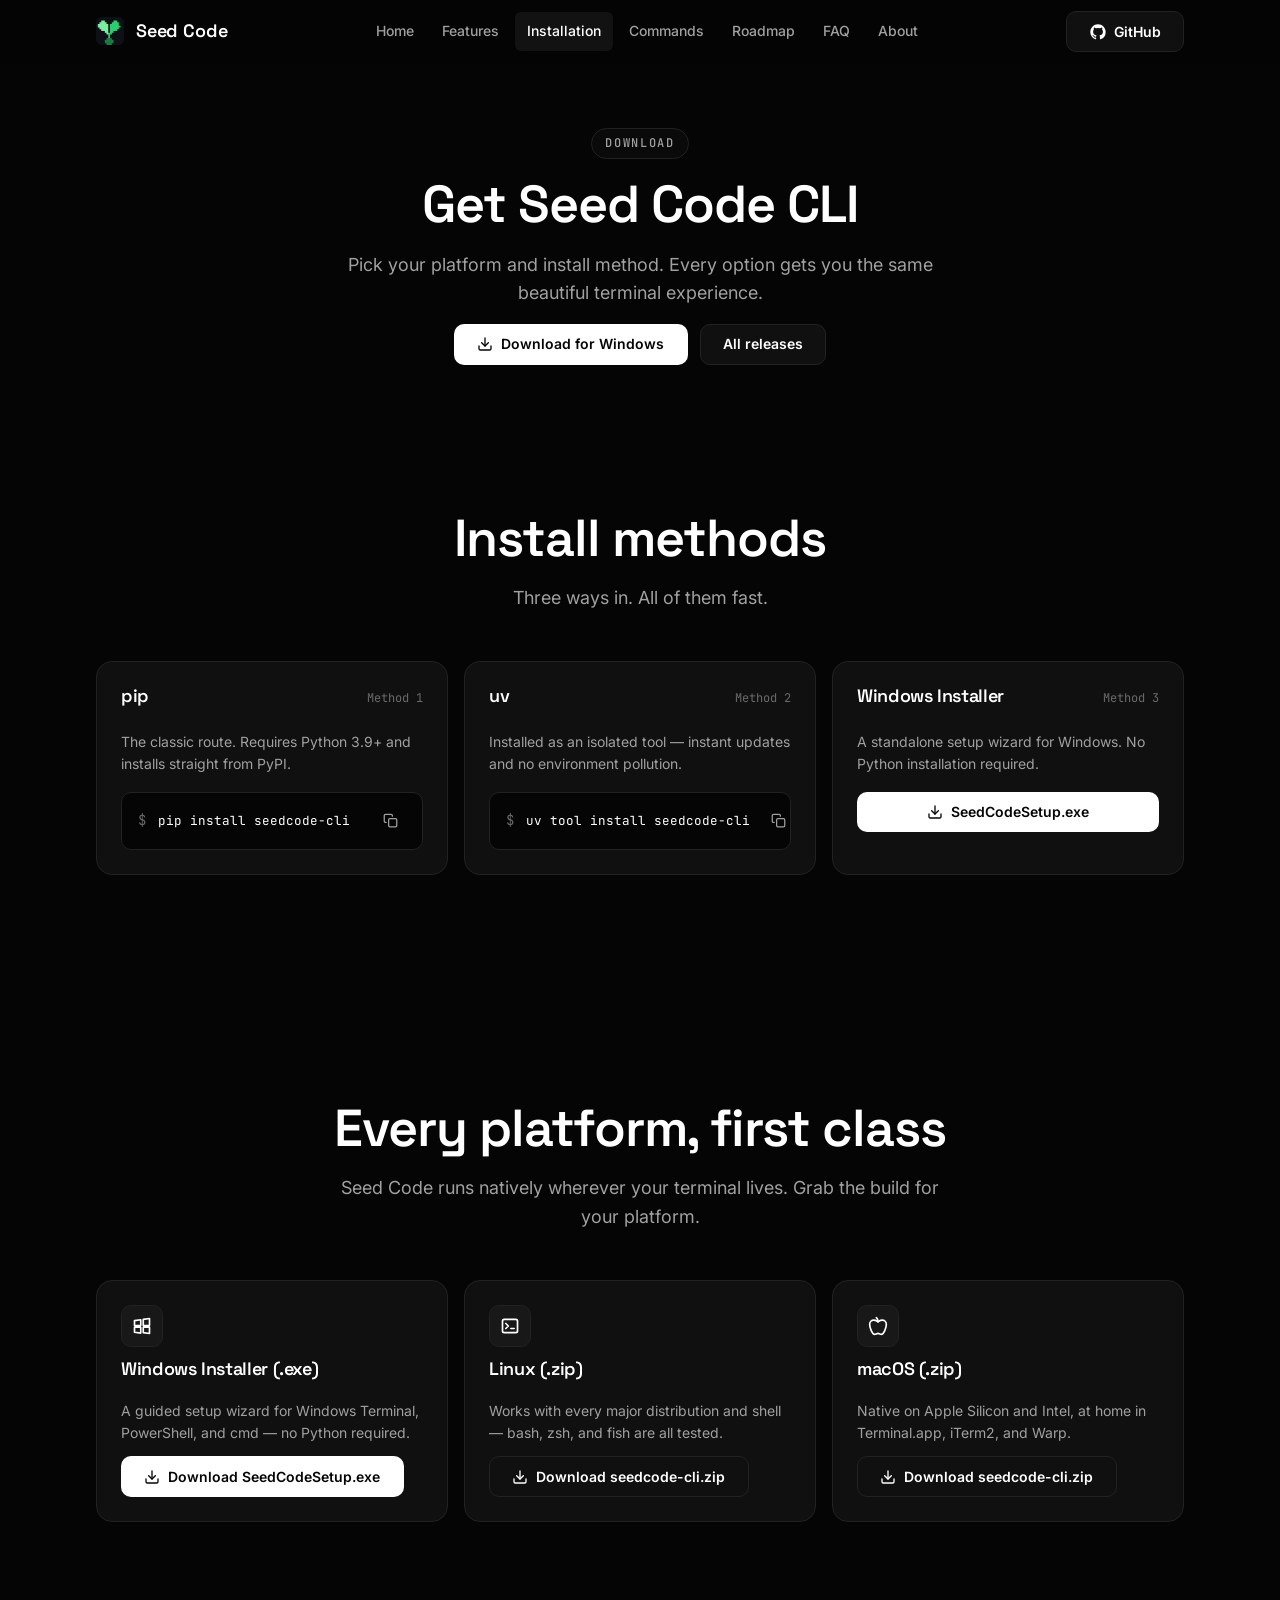
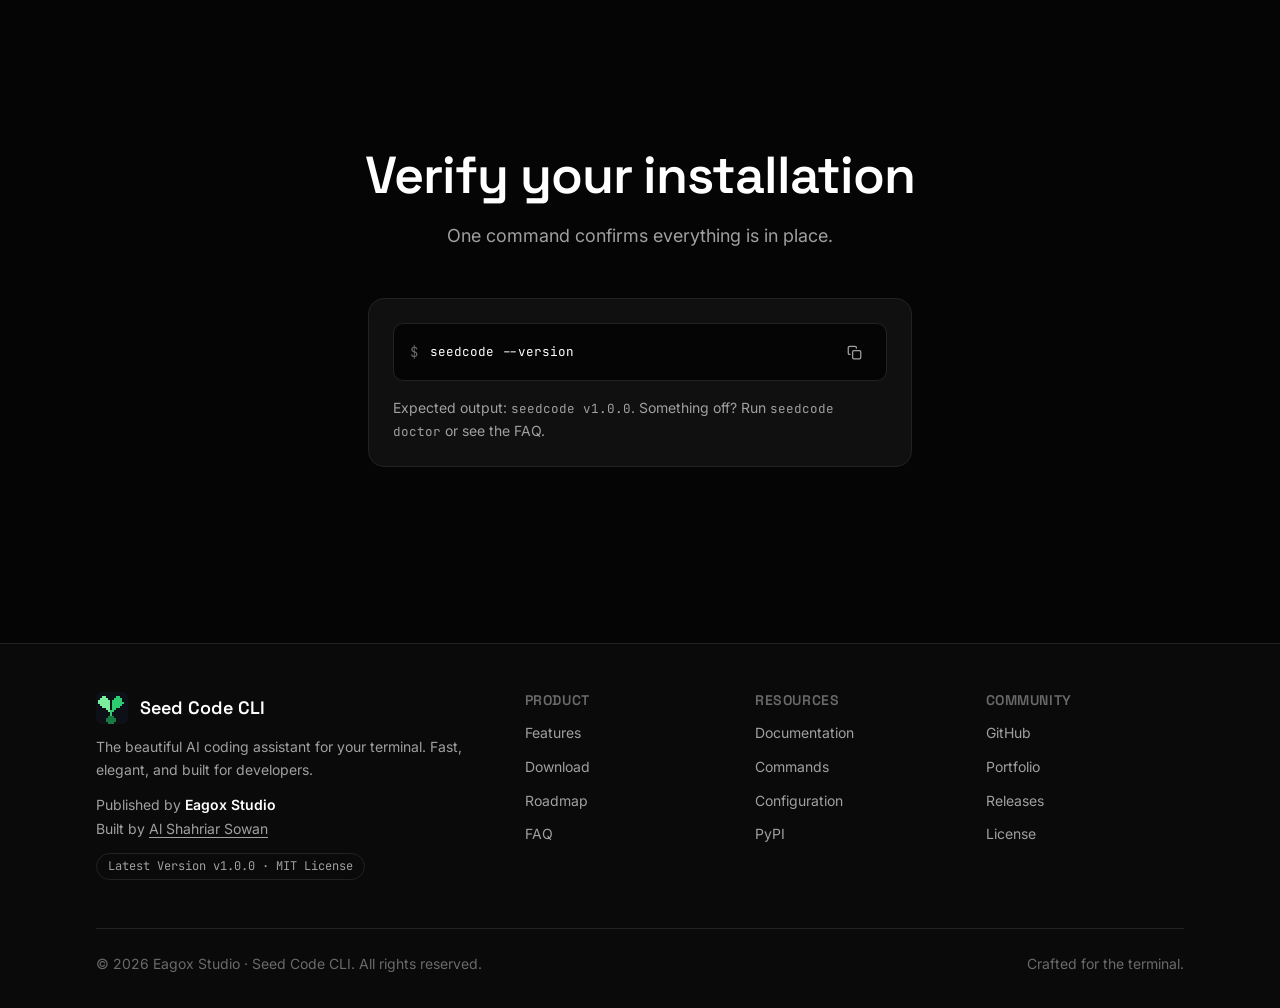
<file: download.html>
<!DOCTYPE html>
<html lang="en" data-theme="dark">
<head>
  <meta charset="UTF-8">
  <meta name="viewport" content="width=device-width, initial-scale=1">
  <title>Download — Seed Code CLI</title>
  <meta name="description" content="Download Seed Code CLI for Windows, Linux, and macOS. Install with pip, uv, or the standalone Windows installer in seconds.">
  <meta name="keywords" content="Seed Code CLI download, pip install seedcode-cli, uv tool install, SeedCodeSetup.exe, AI CLI installer">
  <meta name="author" content="Al Shahriar Sowan">
  <meta name="publisher" content="Eagox Studio">
  <link rel="author" href="https://alshahriarsayon.vercel.app/">
  <meta name="theme-color" content="#050505">
  <link rel="canonical" href="https://seedcode-cli.vercel.app/download.html">

  <link rel="icon" href="public/logo.ico" sizes="any">
  <link rel="icon" type="image/svg+xml" href="public/logo.svg">
  <link rel="apple-touch-icon" href="public/logo.png">
  <link rel="manifest" href="site.webmanifest">

  <meta property="og:type" content="website">
  <meta property="og:site_name" content="Seed Code CLI">
  <meta property="og:title" content="Download Seed Code CLI">
  <meta property="og:description" content="Install with pip, uv, or the standalone Windows installer. Windows, Linux, and macOS supported.">
  <meta property="og:url" content="https://seedcode-cli.vercel.app/download.html">
  <meta property="og:image" content="https://seedcode-cli.vercel.app/public/logo.png">
  <meta property="og:image:alt" content="Seed Code CLI logo">
  <meta name="twitter:card" content="summary">
  <meta name="twitter:title" content="Download Seed Code CLI">
  <meta name="twitter:description" content="Install with pip, uv, or the standalone Windows installer.">
  <meta name="twitter:image" content="https://seedcode-cli.vercel.app/public/logo.png">

  <link rel="preconnect" href="https://fonts.googleapis.com">
  <link rel="preconnect" href="https://fonts.gstatic.com" crossorigin>
  <link rel="stylesheet" href="https://fonts.googleapis.com/css2?family=Space+Grotesk:wght@500;600;700&family=Inter:wght@400;500;600&family=JetBrains+Mono:wght@400;500;600&display=swap">

  <link rel="stylesheet" href="css/variables.css">
  <link rel="stylesheet" href="css/main.css">
  <link rel="stylesheet" href="css/layout.css">
  <link rel="stylesheet" href="css/components.css">
  <link rel="stylesheet" href="css/terminal.css">
  <link rel="stylesheet" href="css/animations.css">
  <link rel="stylesheet" href="css/responsive.css">

  <script type="module" src="js/main.js"></script>
</head>
<body>
  <a class="skip-link" href="#main">Skip to content</a>

  <header class="nav">
    <div class="container nav-inner">
      <a class="nav-brand" href="index.html" aria-label="Seed Code CLI home">
        <img src="public/logo.svg" alt="" width="28" height="28">
        <span>Seed Code</span>
      </a>
      <nav aria-label="Main navigation">
        <ul class="nav-links" id="nav-links">
          <li><a href="index.html">Home</a></li>
          <li><a href="index.html#features">Features</a></li>
          <li><a href="download.html">Installation</a></li>
          <li><a href="docs.html">Commands</a></li>
          <li><a href="roadmap.html">Roadmap</a></li>
          <li><a href="faq.html">FAQ</a></li>
          <li><a href="https://alshahriarsayon.vercel.app/" target="_blank" rel="noopener">About</a></li>
        </ul>
      </nav>
      <div class="nav-actions">
        <a class="btn btn-secondary" href="https://github.com/Alshahriar-07/seedcode-cli" target="_blank" rel="noopener">
          <svg viewBox="0 0 24 24" fill="currentColor" aria-hidden="true"><path d="M12 .5C5.65.5.5 5.65.5 12c0 5.08 3.29 9.39 7.86 10.91.58.11.79-.25.79-.55v-1.94c-3.2.7-3.87-1.54-3.87-1.54-.52-1.33-1.28-1.68-1.28-1.68-1.04-.71.08-.7.08-.7 1.15.08 1.76 1.19 1.76 1.19 1.03 1.75 2.69 1.25 3.34.95.11-.74.4-1.25.73-1.53-2.55-.29-5.23-1.28-5.23-5.68 0-1.26.45-2.28 1.19-3.09-.12-.29-.52-1.46.11-3.05 0 0 .97-.31 3.17 1.18a11.04 11.04 0 0 1 5.78 0c2.2-1.49 3.17-1.18 3.17-1.18.63 1.59.23 2.76.11 3.05.74.81 1.19 1.83 1.19 3.09 0 4.41-2.69 5.38-5.25 5.67.41.36.78 1.05.78 2.13v3.16c0 .3.21.67.8.55A11.51 11.51 0 0 0 23.5 12C23.5 5.65 18.35.5 12 .5Z"/></svg>
          <span class="nav-github-label">GitHub</span>
        </a>
        <button class="nav-toggle" type="button" aria-expanded="false" aria-controls="nav-links" aria-label="Toggle navigation menu">
          <span class="nav-toggle-bars" aria-hidden="true"><span></span><span></span><span></span></span>
        </button>
      </div>
    </div>
  </header>

  <main id="main">
    <div class="container">
      <section class="page-hero" aria-labelledby="page-title">
        <span class="eyebrow">Download</span>
        <h1 id="page-title">Get Seed Code CLI</h1>
        <p>Pick your platform and install method. Every option gets you the same beautiful terminal experience.</p>
        <div class="download-hero-actions">
          <a class="btn btn-primary" href="Files/SeedCodeSetup.exe" download="SeedCodeSetup.exe">
            <svg viewBox="0 0 24 24" fill="none" stroke="currentColor" stroke-width="2" stroke-linecap="round" stroke-linejoin="round" aria-hidden="true"><path d="M21 15v4a2 2 0 0 1-2 2H5a2 2 0 0 1-2-2v-4"/><path d="m7 10 5 5 5-5"/><path d="M12 15V3"/></svg>
            Download for Windows
          </a>
          <a class="btn btn-secondary" href="https://github.com/Alshahriar-07/seedcode-cli/releases" target="_blank" rel="noopener">All releases</a>
        </div>
      </section>

      <section class="section" aria-labelledby="methods-title">
        <div class="section-head reveal">
          <h2 id="methods-title">Install methods</h2>
          <p>Three ways in. All of them fast.</p>
        </div>

        <div class="install-grid">
          <article class="card install-card reveal">
            <div class="install-card-head">
              <h3>pip</h3>
              <span class="install-step">Method 1</span>
            </div>
            <p>The classic route. Requires Python 3.9+ and installs straight from PyPI.</p>
            <div class="code-line">
              <span class="prompt-char" aria-hidden="true">$</span>
              <code>pip install seedcode-cli</code>
              <button class="copy-btn" type="button" aria-label="Copy pip install command">
                <svg class="icon-copy" viewBox="0 0 24 24" fill="none" stroke="currentColor" stroke-width="2" stroke-linecap="round" stroke-linejoin="round" aria-hidden="true"><rect x="9" y="9" width="13" height="13" rx="2"/><path d="M5 15H4a2 2 0 0 1-2-2V4a2 2 0 0 1 2-2h9a2 2 0 0 1 2 2v1"/></svg>
                <svg class="icon-check" viewBox="0 0 24 24" fill="none" stroke="currentColor" stroke-width="2" stroke-linecap="round" stroke-linejoin="round" aria-hidden="true"><path d="M20 6 9 17l-5-5"/></svg>
                <span class="visually-hidden" data-copy-status role="status"></span>
              </button>
            </div>
          </article>

          <article class="card install-card reveal">
            <div class="install-card-head">
              <h3>uv</h3>
              <span class="install-step">Method 2</span>
            </div>
            <p>Installed as an isolated tool — instant updates and no environment pollution.</p>
            <div class="code-line">
              <span class="prompt-char" aria-hidden="true">$</span>
              <code>uv tool install seedcode-cli</code>
              <button class="copy-btn" type="button" aria-label="Copy uv install command">
                <svg class="icon-copy" viewBox="0 0 24 24" fill="none" stroke="currentColor" stroke-width="2" stroke-linecap="round" stroke-linejoin="round" aria-hidden="true"><rect x="9" y="9" width="13" height="13" rx="2"/><path d="M5 15H4a2 2 0 0 1-2-2V4a2 2 0 0 1 2-2h9a2 2 0 0 1 2 2v1"/></svg>
                <svg class="icon-check" viewBox="0 0 24 24" fill="none" stroke="currentColor" stroke-width="2" stroke-linecap="round" stroke-linejoin="round" aria-hidden="true"><path d="M20 6 9 17l-5-5"/></svg>
                <span class="visually-hidden" data-copy-status role="status"></span>
              </button>
            </div>
          </article>

          <article class="card install-card reveal">
            <div class="install-card-head">
              <h3>Windows Installer</h3>
              <span class="install-step">Method 3</span>
            </div>
            <p>A standalone setup wizard for Windows. No Python installation required.</p>
            <a class="btn btn-primary" href="Files/SeedCodeSetup.exe" download="SeedCodeSetup.exe">
              <svg viewBox="0 0 24 24" fill="none" stroke="currentColor" stroke-width="2" stroke-linecap="round" stroke-linejoin="round" aria-hidden="true"><path d="M21 15v4a2 2 0 0 1-2 2H5a2 2 0 0 1-2-2v-4"/><path d="m7 10 5 5 5-5"/><path d="M12 15V3"/></svg>
              SeedCodeSetup.exe
            </a>
          </article>
        </div>
      </section>

      <section class="section" aria-labelledby="platforms-title">
        <div class="section-head reveal">
          <h2 id="platforms-title">Every platform, first class</h2>
          <p>Seed Code runs natively wherever your terminal lives. Grab the build for your platform.</p>
        </div>

        <div class="platform-grid">
          <article class="card platform-card reveal">
            <span class="card-icon" aria-hidden="true"><svg viewBox="0 0 24 24" fill="none" stroke="currentColor" stroke-width="2" stroke-linecap="round" stroke-linejoin="round"><path d="M3 5.5 10.5 4.5v7H3zM13.5 4l7.5-1v8.5h-7.5zM3 13.5h7.5v7L3 19.5zM13.5 13.5H21V21l-7.5-1z"/></svg></span>
            <h3>Windows Installer (.exe)</h3>
            <p>A guided setup wizard for Windows Terminal, PowerShell, and cmd — no Python required.</p>
            <a class="btn btn-primary" href="Files/SeedCodeSetup.exe" download="SeedCodeSetup.exe">
              <svg viewBox="0 0 24 24" fill="none" stroke="currentColor" stroke-width="2" stroke-linecap="round" stroke-linejoin="round" aria-hidden="true"><path d="M21 15v4a2 2 0 0 1-2 2H5a2 2 0 0 1-2-2v-4"/><path d="m7 10 5 5 5-5"/><path d="M12 15V3"/></svg>
              Download SeedCodeSetup.exe
            </a>
          </article>
          <article class="card platform-card reveal">
            <span class="card-icon" aria-hidden="true"><svg viewBox="0 0 24 24" fill="none" stroke="currentColor" stroke-width="2" stroke-linecap="round" stroke-linejoin="round"><rect x="3" y="4" width="18" height="16" rx="2"/><path d="m7 9 3 3-3 3"/><path d="M13 15h4"/></svg></span>
            <h3>Linux (.zip)</h3>
            <p>Works with every major distribution and shell — bash, zsh, and fish are all tested.</p>
            <a class="btn btn-secondary" href="Files/SeedCode%20Cli.zip" download="seedcode-cli.zip">
              <svg viewBox="0 0 24 24" fill="none" stroke="currentColor" stroke-width="2" stroke-linecap="round" stroke-linejoin="round" aria-hidden="true"><path d="M21 15v4a2 2 0 0 1-2 2H5a2 2 0 0 1-2-2v-4"/><path d="m7 10 5 5 5-5"/><path d="M12 15V3"/></svg>
              Download seedcode-cli.zip
            </a>
          </article>
          <article class="card platform-card reveal">
            <span class="card-icon" aria-hidden="true"><svg viewBox="0 0 24 24" fill="none" stroke="currentColor" stroke-width="2" stroke-linecap="round" stroke-linejoin="round"><path d="M12 20.94c1.5 0 2.75 1.06 4 1.06 3 0 6-8 6-12.22A4.91 4.91 0 0 0 17 5c-2.22 0-4 1.44-5 2-1-.56-2.78-2-5-2a4.9 4.9 0 0 0-5 4.78C2 14 5 22 8 22c1.25 0 2.5-1.06 4-1.06z"/><path d="M10 2c1 .5 2 2 2 5"/></svg></span>
            <h3>macOS (.zip)</h3>
            <p>Native on Apple Silicon and Intel, at home in Terminal.app, iTerm2, and Warp.</p>
            <a class="btn btn-secondary" href="Files/SeedCode%20Cli.zip" download="seedcode-cli.zip">
              <svg viewBox="0 0 24 24" fill="none" stroke="currentColor" stroke-width="2" stroke-linecap="round" stroke-linejoin="round" aria-hidden="true"><path d="M21 15v4a2 2 0 0 1-2 2H5a2 2 0 0 1-2-2v-4"/><path d="m7 10 5 5 5-5"/><path d="M12 15V3"/></svg>
              Download seedcode-cli.zip
            </a>
          </article>
        </div>
      </section>

      <section class="section" aria-labelledby="verify-title">
        <div class="section-head reveal">
          <h2 id="verify-title">Verify your installation</h2>
          <p>One command confirms everything is in place.</p>
        </div>

        <div class="card install-card reveal callout-center">
          <div class="code-line">
            <span class="prompt-char" aria-hidden="true">$</span>
            <code>seedcode --version</code>
            <button class="copy-btn" type="button" aria-label="Copy version check command">
              <svg class="icon-copy" viewBox="0 0 24 24" fill="none" stroke="currentColor" stroke-width="2" stroke-linecap="round" stroke-linejoin="round" aria-hidden="true"><rect x="9" y="9" width="13" height="13" rx="2"/><path d="M5 15H4a2 2 0 0 1-2-2V4a2 2 0 0 1 2-2h9a2 2 0 0 1 2 2v1"/></svg>
              <svg class="icon-check" viewBox="0 0 24 24" fill="none" stroke="currentColor" stroke-width="2" stroke-linecap="round" stroke-linejoin="round" aria-hidden="true"><path d="M20 6 9 17l-5-5"/></svg>
              <span class="visually-hidden" data-copy-status role="status"></span>
            </button>
          </div>
          <p>Expected output: <code>seedcode v1.0.0</code>. Something off? Run <code>seedcode doctor</code> or see the <a href="faq.html">FAQ</a>.</p>
        </div>
      </section>
    </div>
  </main>

  <footer class="footer">
    <div class="container">
      <div class="footer-grid">
        <div class="footer-brand">
          <div class="footer-brand-row">
            <img src="public/logo.svg" alt="" width="32" height="32">
            <span>Seed Code CLI</span>
          </div>
          <p>The beautiful AI coding assistant for your terminal. Fast, elegant, and built for developers.</p>
          <p class="footer-credit">Published by <strong>Eagox Studio</strong><br>Built by <a href="https://alshahriarsayon.vercel.app/" target="_blank" rel="noopener">Al Shahriar Sowan</a></p>
          <span class="footer-version">Latest Version v1.0.0 · MIT License</span>
        </div>
        <nav aria-label="Product">
          <h3>Product</h3>
          <ul>
            <li><a href="index.html#features">Features</a></li>
            <li><a href="download.html">Download</a></li>
            <li><a href="roadmap.html">Roadmap</a></li>
            <li><a href="faq.html">FAQ</a></li>
          </ul>
        </nav>
        <nav aria-label="Resources">
          <h3>Resources</h3>
          <ul>
            <li><a href="docs.html">Documentation</a></li>
            <li><a href="docs.html#commands">Commands</a></li>
            <li><a href="docs.html#configuration">Configuration</a></li>
            <li><a href="https://pypi.org/project/seedcode-cli/" rel="noopener">PyPI</a></li>
          </ul>
        </nav>
        <nav aria-label="Community">
          <h3>Community</h3>
          <ul>
            <li><a href="https://github.com/Alshahriar-07/seedcode-cli" target="_blank" rel="noopener">GitHub</a></li>
            <li><a href="https://alshahriarsayon.vercel.app/" target="_blank" rel="noopener">Portfolio</a></li>
            <li><a href="https://github.com/Alshahriar-07/seedcode-cli/releases" target="_blank" rel="noopener">Releases</a></li>
            <li><a href="https://github.com/Alshahriar-07/seedcode-cli/blob/main/LICENSE" target="_blank" rel="noopener">License</a></li>
          </ul>
        </nav>
      </div>
      <div class="footer-bottom">
        <span>© 2026 Eagox Studio · Seed Code CLI. All rights reserved.</span>
        <span>Crafted for the terminal.</span>
      </div>
    </div>
  </footer>
</body>
</html>
</file>
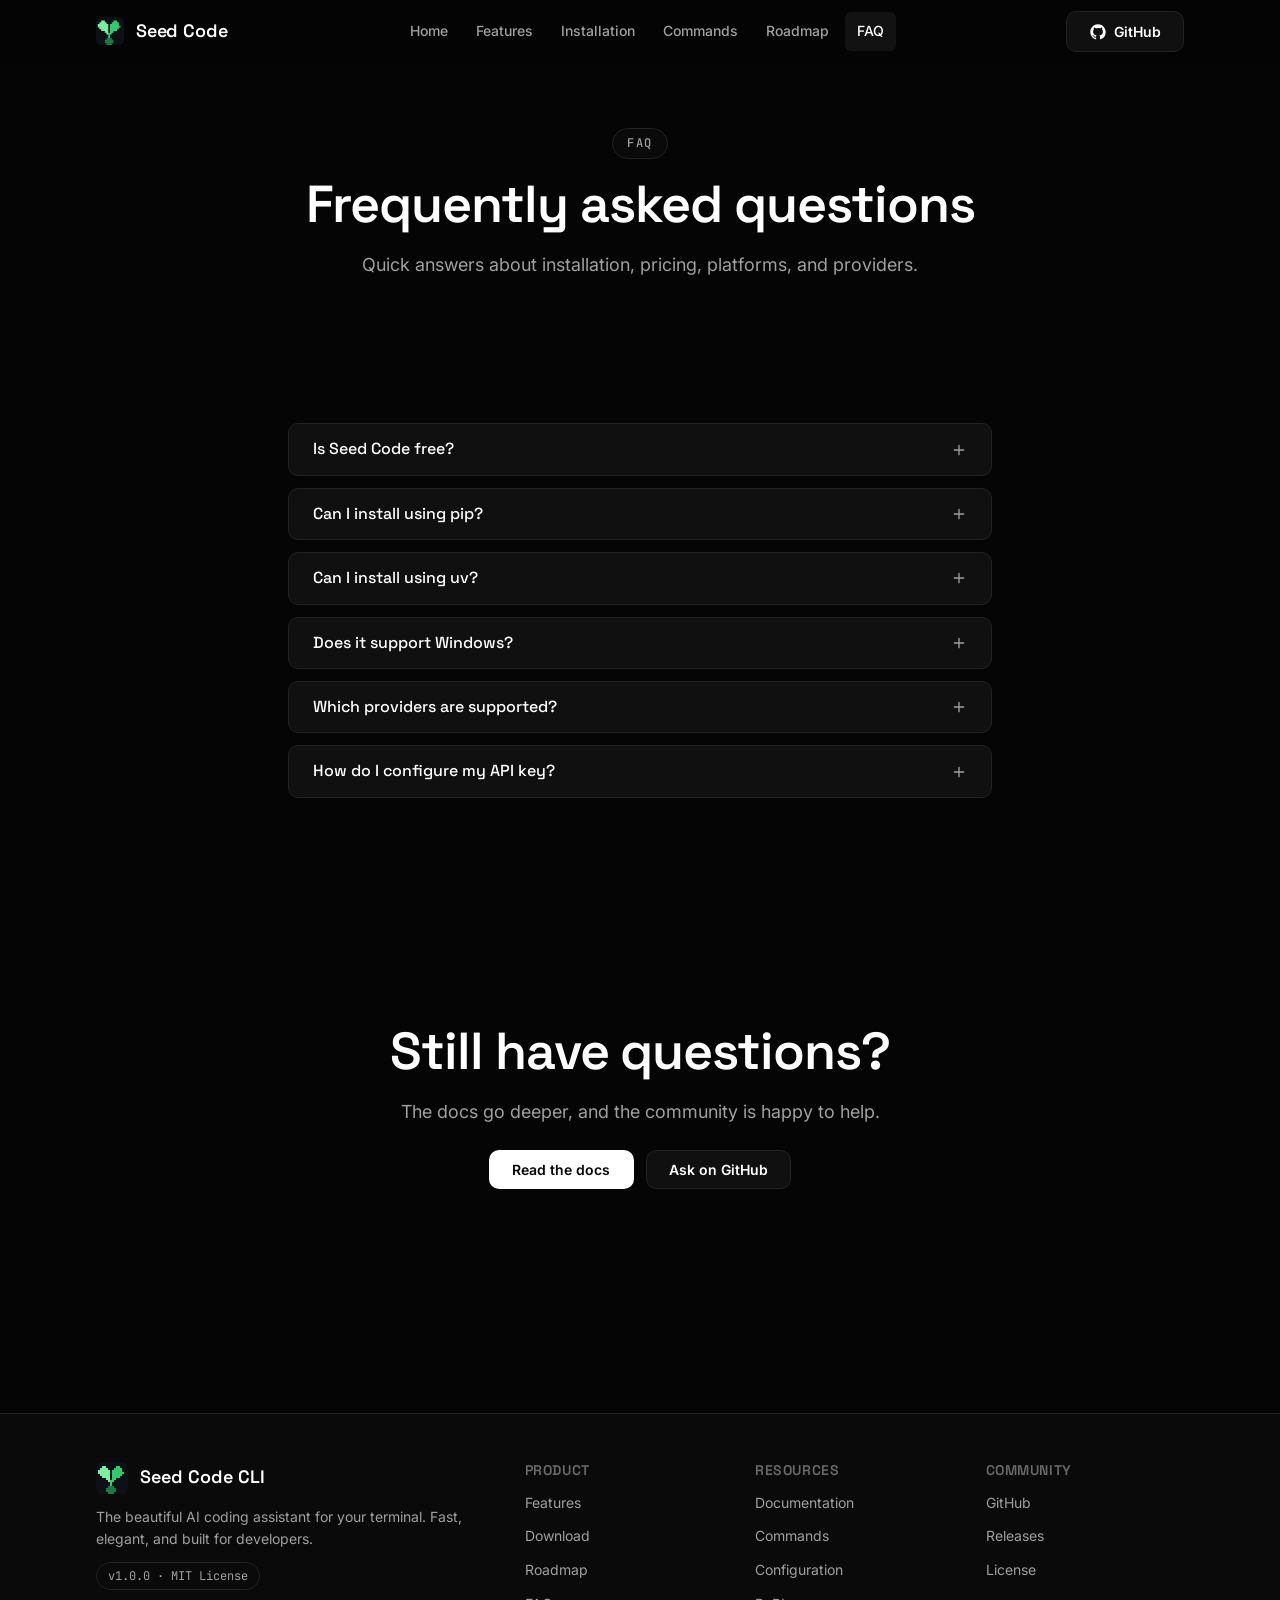
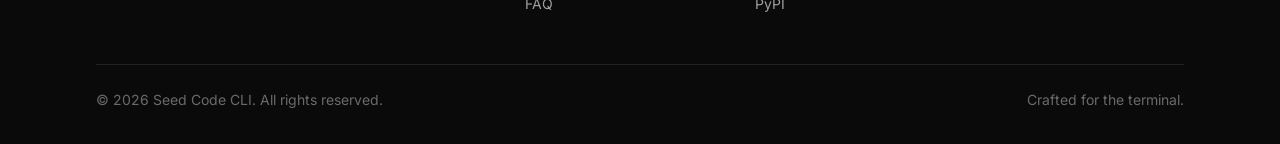
<file: faq.html>
<!DOCTYPE html>
<html lang="en" data-theme="dark">
<head>
  <meta charset="UTF-8">
  <meta name="viewport" content="width=device-width, initial-scale=1">
  <title>FAQ — Seed Code CLI</title>
  <meta name="description" content="Frequently asked questions about Seed Code CLI: pricing, pip and uv installation, Windows support, supported AI providers, and API key configuration.">
  <meta name="keywords" content="Seed Code CLI FAQ, is seedcode free, pip install, uv install, Windows support, OpenRouter, API key">
  <meta name="author" content="Seed Code CLI">
  <meta name="theme-color" content="#050505">
  <link rel="canonical" href="https://seedcode-cli.vercel.app/faq.html">

  <link rel="icon" href="public/logo.ico" sizes="any">
  <link rel="icon" type="image/svg+xml" href="public/logo.svg">
  <link rel="apple-touch-icon" href="public/logo.png">
  <link rel="manifest" href="site.webmanifest">

  <meta property="og:type" content="website">
  <meta property="og:site_name" content="Seed Code CLI">
  <meta property="og:title" content="Seed Code CLI — Frequently Asked Questions">
  <meta property="og:description" content="Pricing, installation, Windows support, providers, and API key setup — answered.">
  <meta property="og:url" content="https://seedcode-cli.vercel.app/faq.html">
  <meta property="og:image" content="https://seedcode-cli.vercel.app/public/logo.png">
  <meta property="og:image:alt" content="Seed Code CLI logo">
  <meta name="twitter:card" content="summary">
  <meta name="twitter:title" content="Seed Code CLI — Frequently Asked Questions">
  <meta name="twitter:description" content="Pricing, installation, Windows support, providers, and API key setup.">
  <meta name="twitter:image" content="https://seedcode-cli.vercel.app/public/logo.png">

  <link rel="preconnect" href="https://fonts.googleapis.com">
  <link rel="preconnect" href="https://fonts.gstatic.com" crossorigin>
  <link rel="stylesheet" href="https://fonts.googleapis.com/css2?family=Space+Grotesk:wght@500;600;700&family=Inter:wght@400;500;600&family=JetBrains+Mono:wght@400;500;600&display=swap">

  <link rel="stylesheet" href="css/variables.css">
  <link rel="stylesheet" href="css/main.css">
  <link rel="stylesheet" href="css/layout.css">
  <link rel="stylesheet" href="css/components.css">
  <link rel="stylesheet" href="css/terminal.css">
  <link rel="stylesheet" href="css/animations.css">
  <link rel="stylesheet" href="css/responsive.css">

  <script type="module" src="js/main.js"></script>

  <script type="application/ld+json">
  {
    "@context": "https://schema.org",
    "@type": "FAQPage",
    "mainEntity": [
      {
        "@type": "Question",
        "name": "Is Seed Code free?",
        "acceptedAnswer": { "@type": "Answer", "text": "Yes. Seed Code CLI is free and open source under the MIT license. You only pay your AI provider for model usage — and through OpenRouter you can use many models entirely for free." }
      },
      {
        "@type": "Question",
        "name": "Can I install with pip?",
        "acceptedAnswer": { "@type": "Answer", "text": "Yes. Run pip install seedcode-cli with Python 3.9 or newer, then launch it with the seedcode command from any terminal." }
      },
      {
        "@type": "Question",
        "name": "Can I install with uv?",
        "acceptedAnswer": { "@type": "Answer", "text": "Yes. Run uv tool install seedcode-cli to install it as an isolated tool with uv. This keeps Seed Code out of your project environments and makes updates instant." }
      },
      {
        "@type": "Question",
        "name": "Does it support Windows?",
        "acceptedAnswer": { "@type": "Answer", "text": "Fully. Seed Code runs natively on Windows (including Windows Terminal and PowerShell), plus Linux and macOS. Windows users can also download the standalone SeedCodeSetup.exe installer." }
      },
      {
        "@type": "Question",
        "name": "Which providers are supported?",
        "acceptedAnswer": { "@type": "Answer", "text": "Seed Code supports OpenRouter, ZenMux, and AeroLink out of the box. Through OpenRouter alone you get access to hundreds of models, including free-tier options." }
      },
      {
        "@type": "Question",
        "name": "How do I configure my API key?",
        "acceptedAnswer": { "@type": "Answer", "text": "Run seedcode config and the setup wizard will walk you through choosing a provider and storing your API key securely in ~/.seedcode/config.toml. You can also set the SEEDCODE_API_KEY environment variable." }
      }
    ]
  }
  </script>
</head>
<body>
  <a class="skip-link" href="#main">Skip to content</a>

  <header class="nav">
    <div class="container nav-inner">
      <a class="nav-brand" href="index.html" aria-label="Seed Code CLI home">
        <img src="public/logo.svg" alt="" width="28" height="28">
        <span>Seed Code</span>
      </a>
      <nav aria-label="Main navigation">
        <ul class="nav-links" id="nav-links">
          <li><a href="index.html">Home</a></li>
          <li><a href="index.html#features">Features</a></li>
          <li><a href="download.html">Installation</a></li>
          <li><a href="docs.html">Commands</a></li>
          <li><a href="roadmap.html">Roadmap</a></li>
          <li><a href="faq.html">FAQ</a></li>
        </ul>
      </nav>
      <div class="nav-actions">
        <a class="btn btn-secondary" href="https://github.com/seedcode-cli/seedcode" rel="noopener">
          <svg viewBox="0 0 24 24" fill="currentColor" aria-hidden="true"><path d="M12 .5C5.65.5.5 5.65.5 12c0 5.08 3.29 9.39 7.86 10.91.58.11.79-.25.79-.55v-1.94c-3.2.7-3.87-1.54-3.87-1.54-.52-1.33-1.28-1.68-1.28-1.68-1.04-.71.08-.7.08-.7 1.15.08 1.76 1.19 1.76 1.19 1.03 1.75 2.69 1.25 3.34.95.11-.74.4-1.25.73-1.53-2.55-.29-5.23-1.28-5.23-5.68 0-1.26.45-2.28 1.19-3.09-.12-.29-.52-1.46.11-3.05 0 0 .97-.31 3.17 1.18a11.04 11.04 0 0 1 5.78 0c2.2-1.49 3.17-1.18 3.17-1.18.63 1.59.23 2.76.11 3.05.74.81 1.19 1.83 1.19 3.09 0 4.41-2.69 5.38-5.25 5.67.41.36.78 1.05.78 2.13v3.16c0 .3.21.67.8.55A11.51 11.51 0 0 0 23.5 12C23.5 5.65 18.35.5 12 .5Z"/></svg>
          <span class="nav-github-label">GitHub</span>
        </a>
        <button class="nav-toggle" type="button" aria-expanded="false" aria-controls="nav-links" aria-label="Toggle navigation menu">
          <span class="nav-toggle-bars" aria-hidden="true"><span></span><span></span><span></span></span>
        </button>
      </div>
    </div>
  </header>

  <main id="main">
    <div class="container">
      <section class="page-hero" aria-labelledby="page-title">
        <span class="eyebrow">FAQ</span>
        <h1 id="page-title">Frequently asked questions</h1>
        <p>Quick answers about installation, pricing, platforms, and providers.</p>
      </section>

      <section class="section" aria-label="Questions and answers">
        <div class="accordion">
          <div class="accordion-item reveal">
            <h2>
              <button class="accordion-trigger" type="button" aria-expanded="false" aria-controls="faq-panel-1" id="faq-trigger-1">
                Is Seed Code free?
                <svg viewBox="0 0 24 24" fill="none" stroke="currentColor" stroke-width="2" stroke-linecap="round" aria-hidden="true"><path d="M12 5v14M5 12h14"/></svg>
              </button>
            </h2>
            <div class="accordion-panel" id="faq-panel-1" role="region" aria-labelledby="faq-trigger-1">
              <div class="accordion-panel-inner">
                <p>Yes. Seed Code CLI is free and open source under the MIT license. You only pay your AI provider for model usage — and through OpenRouter you can use many models entirely for free.</p>
              </div>
            </div>
          </div>

          <div class="accordion-item reveal">
            <h2>
              <button class="accordion-trigger" type="button" aria-expanded="false" aria-controls="faq-panel-2" id="faq-trigger-2">
                Can I install using pip?
                <svg viewBox="0 0 24 24" fill="none" stroke="currentColor" stroke-width="2" stroke-linecap="round" aria-hidden="true"><path d="M12 5v14M5 12h14"/></svg>
              </button>
            </h2>
            <div class="accordion-panel" id="faq-panel-2" role="region" aria-labelledby="faq-trigger-2">
              <div class="accordion-panel-inner">
                <p>Yes. Run <code>pip install seedcode-cli</code> with Python 3.9 or newer, then launch it with the <code>seedcode</code> command from any terminal.</p>
              </div>
            </div>
          </div>

          <div class="accordion-item reveal">
            <h2>
              <button class="accordion-trigger" type="button" aria-expanded="false" aria-controls="faq-panel-3" id="faq-trigger-3">
                Can I install using uv?
                <svg viewBox="0 0 24 24" fill="none" stroke="currentColor" stroke-width="2" stroke-linecap="round" aria-hidden="true"><path d="M12 5v14M5 12h14"/></svg>
              </button>
            </h2>
            <div class="accordion-panel" id="faq-panel-3" role="region" aria-labelledby="faq-trigger-3">
              <div class="accordion-panel-inner">
                <p>Yes. Run <code>uv tool install seedcode-cli</code> to install it as an isolated tool with uv. This keeps Seed Code out of your project environments and makes updates instant.</p>
              </div>
            </div>
          </div>

          <div class="accordion-item reveal">
            <h2>
              <button class="accordion-trigger" type="button" aria-expanded="false" aria-controls="faq-panel-4" id="faq-trigger-4">
                Does it support Windows?
                <svg viewBox="0 0 24 24" fill="none" stroke="currentColor" stroke-width="2" stroke-linecap="round" aria-hidden="true"><path d="M12 5v14M5 12h14"/></svg>
              </button>
            </h2>
            <div class="accordion-panel" id="faq-panel-4" role="region" aria-labelledby="faq-trigger-4">
              <div class="accordion-panel-inner">
                <p>Fully. Seed Code runs natively on Windows (including Windows Terminal and PowerShell), plus Linux and macOS. Windows users can also download the standalone <a href="download.html">SeedCodeSetup.exe installer</a>.</p>
              </div>
            </div>
          </div>

          <div class="accordion-item reveal">
            <h2>
              <button class="accordion-trigger" type="button" aria-expanded="false" aria-controls="faq-panel-5" id="faq-trigger-5">
                Which providers are supported?
                <svg viewBox="0 0 24 24" fill="none" stroke="currentColor" stroke-width="2" stroke-linecap="round" aria-hidden="true"><path d="M12 5v14M5 12h14"/></svg>
              </button>
            </h2>
            <div class="accordion-panel" id="faq-panel-5" role="region" aria-labelledby="faq-trigger-5">
              <div class="accordion-panel-inner">
                <p>Seed Code supports OpenRouter, ZenMux, and AeroLink out of the box. Through OpenRouter alone you get access to hundreds of models, including free-tier options. See the <a href="docs.html#providers">provider docs</a> for details.</p>
              </div>
            </div>
          </div>

          <div class="accordion-item reveal">
            <h2>
              <button class="accordion-trigger" type="button" aria-expanded="false" aria-controls="faq-panel-6" id="faq-trigger-6">
                How do I configure my API key?
                <svg viewBox="0 0 24 24" fill="none" stroke="currentColor" stroke-width="2" stroke-linecap="round" aria-hidden="true"><path d="M12 5v14M5 12h14"/></svg>
              </button>
            </h2>
            <div class="accordion-panel" id="faq-panel-6" role="region" aria-labelledby="faq-trigger-6">
              <div class="accordion-panel-inner">
                <p>Run <code>seedcode config</code> and the setup wizard will walk you through choosing a provider and storing your API key securely in <code>~/.seedcode/config.toml</code>. You can also set the <code>SEEDCODE_API_KEY</code> environment variable.</p>
              </div>
            </div>
          </div>
        </div>
      </section>

      <section class="section" aria-labelledby="cta-title">
        <div class="section-head reveal">
          <h2 id="cta-title">Still have questions?</h2>
          <p>The docs go deeper, and the community is happy to help.</p>
          <div class="hero-actions">
            <a class="btn btn-primary" href="docs.html">Read the docs</a>
            <a class="btn btn-secondary" href="https://github.com/seedcode-cli/seedcode/issues" rel="noopener">Ask on GitHub</a>
          </div>
        </div>
      </section>
    </div>
  </main>

  <footer class="footer">
    <div class="container">
      <div class="footer-grid">
        <div class="footer-brand">
          <div class="footer-brand-row">
            <img src="public/logo.svg" alt="" width="32" height="32">
            <span>Seed Code CLI</span>
          </div>
          <p>The beautiful AI coding assistant for your terminal. Fast, elegant, and built for developers.</p>
          <span class="footer-version">v1.0.0 · MIT License</span>
        </div>
        <nav aria-label="Product">
          <h3>Product</h3>
          <ul>
            <li><a href="index.html#features">Features</a></li>
            <li><a href="download.html">Download</a></li>
            <li><a href="roadmap.html">Roadmap</a></li>
            <li><a href="faq.html">FAQ</a></li>
          </ul>
        </nav>
        <nav aria-label="Resources">
          <h3>Resources</h3>
          <ul>
            <li><a href="docs.html">Documentation</a></li>
            <li><a href="docs.html#commands">Commands</a></li>
            <li><a href="docs.html#configuration">Configuration</a></li>
            <li><a href="https://pypi.org/project/seedcode-cli/" rel="noopener">PyPI</a></li>
          </ul>
        </nav>
        <nav aria-label="Community">
          <h3>Community</h3>
          <ul>
            <li><a href="https://github.com/seedcode-cli/seedcode" rel="noopener">GitHub</a></li>
            <li><a href="https://github.com/seedcode-cli/seedcode/releases" rel="noopener">Releases</a></li>
            <li><a href="https://github.com/seedcode-cli/seedcode/blob/main/LICENSE" rel="noopener">License</a></li>
          </ul>
        </nav>
      </div>
      <div class="footer-bottom">
        <span>© 2026 Seed Code CLI. All rights reserved.</span>
        <span>Crafted for the terminal.</span>
      </div>
    </div>
  </footer>
</body>
</html>
</file>
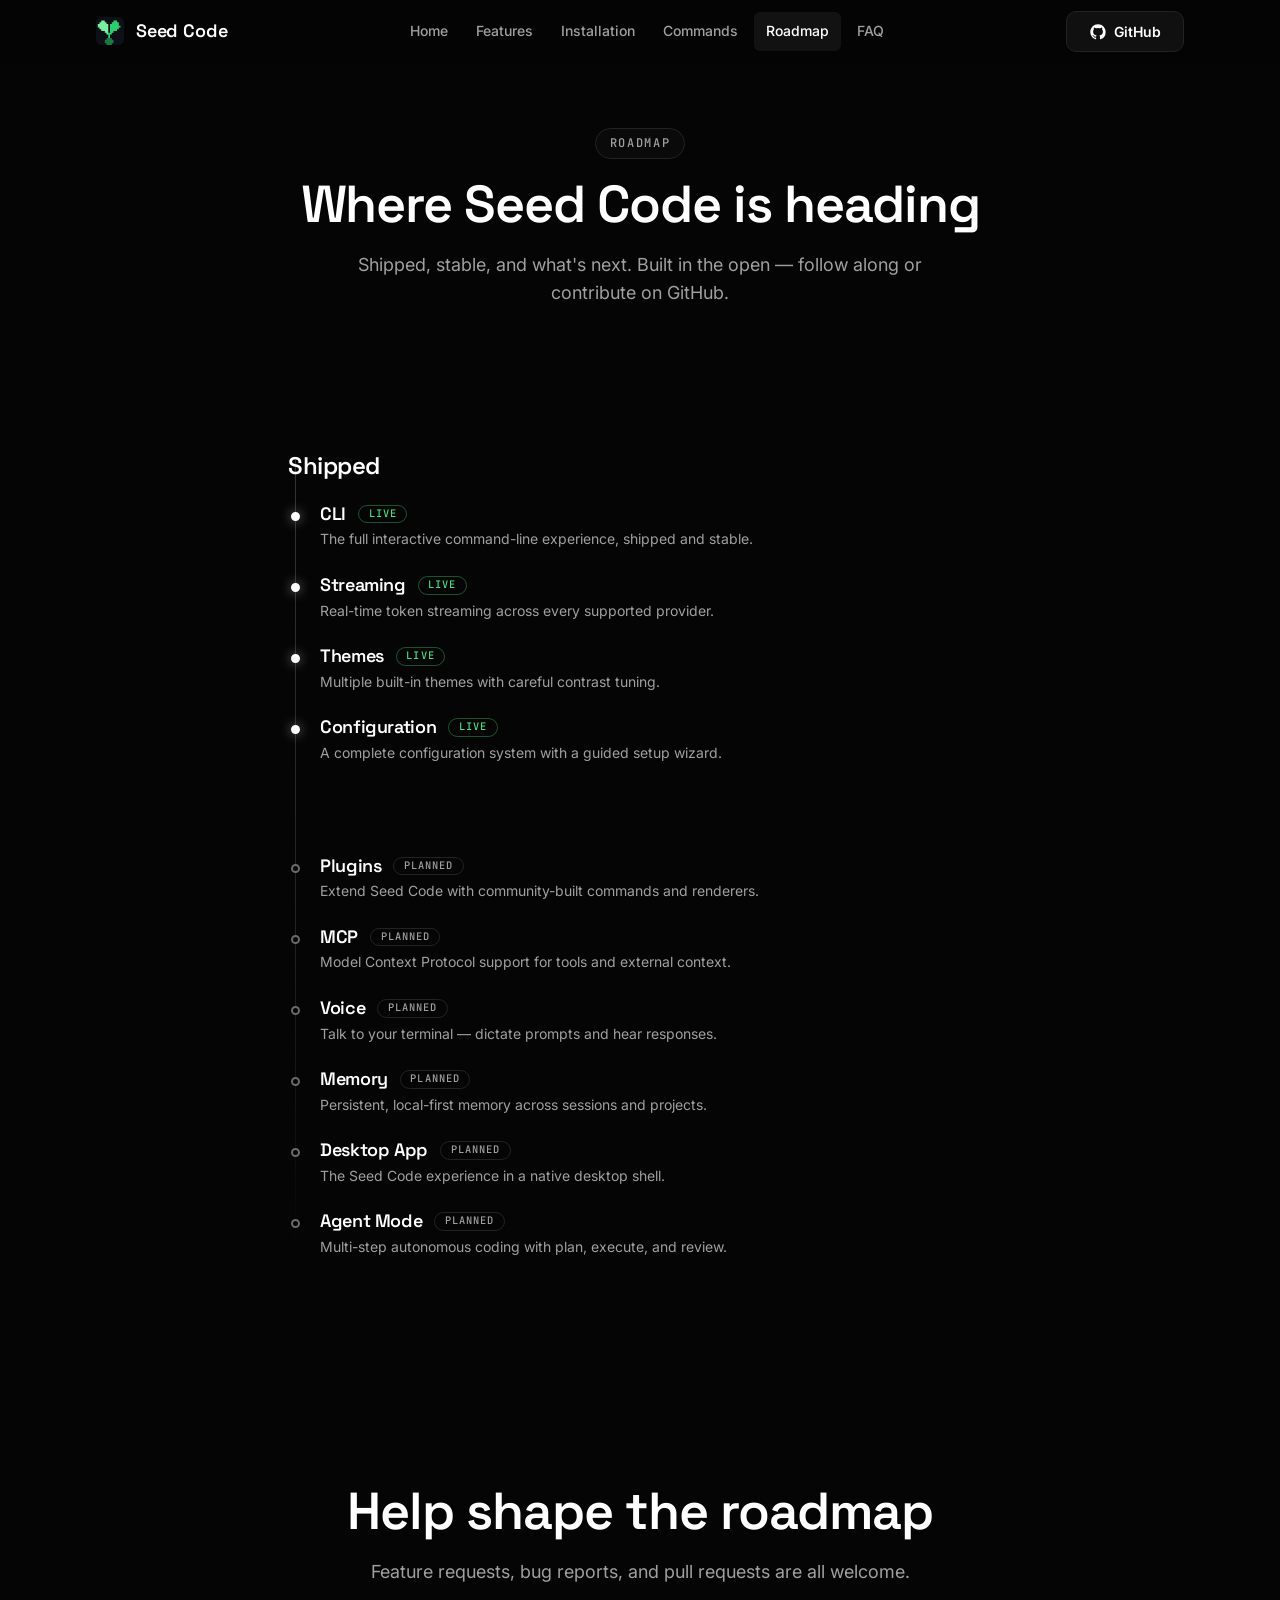
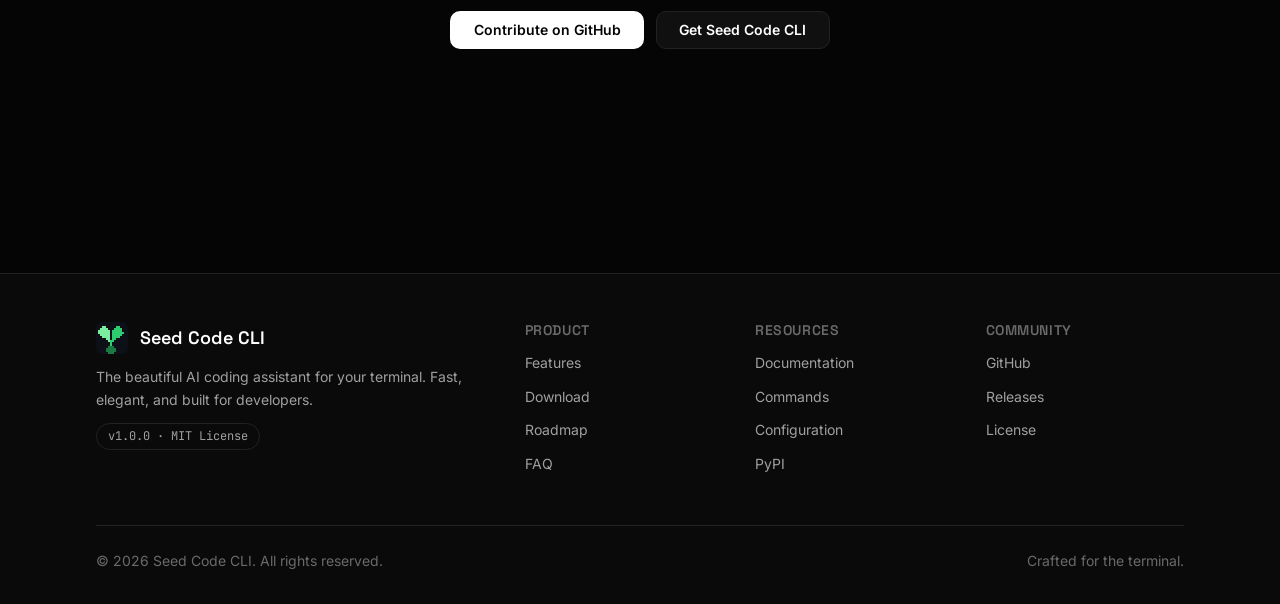
<file: roadmap.html>
<!DOCTYPE html>
<html lang="en" data-theme="dark">
<head>
  <meta charset="UTF-8">
  <meta name="viewport" content="width=device-width, initial-scale=1">
  <title>Roadmap — Seed Code CLI</title>
  <meta name="description" content="The Seed Code CLI roadmap: what has shipped — CLI, streaming, themes, configuration — and what is coming next, including plugins, MCP, voice, memory, a desktop app, and agent mode.">
  <meta name="keywords" content="Seed Code CLI roadmap, upcoming features, plugins, MCP, agent mode, desktop app, AI CLI future">
  <meta name="author" content="Seed Code CLI">
  <meta name="theme-color" content="#050505">
  <link rel="canonical" href="https://seedcode-cli.vercel.app/roadmap.html">

  <link rel="icon" href="public/logo.ico" sizes="any">
  <link rel="icon" type="image/svg+xml" href="public/logo.svg">
  <link rel="apple-touch-icon" href="public/logo.png">
  <link rel="manifest" href="site.webmanifest">

  <meta property="og:type" content="website">
  <meta property="og:site_name" content="Seed Code CLI">
  <meta property="og:title" content="Seed Code CLI Roadmap">
  <meta property="og:description" content="What has shipped and what is coming next — plugins, MCP, voice, memory, a desktop app, and agent mode.">
  <meta property="og:url" content="https://seedcode-cli.vercel.app/roadmap.html">
  <meta property="og:image" content="https://seedcode-cli.vercel.app/public/logo.png">
  <meta property="og:image:alt" content="Seed Code CLI logo">
  <meta name="twitter:card" content="summary">
  <meta name="twitter:title" content="Seed Code CLI Roadmap">
  <meta name="twitter:description" content="What has shipped and what is coming next.">
  <meta name="twitter:image" content="https://seedcode-cli.vercel.app/public/logo.png">

  <link rel="preconnect" href="https://fonts.googleapis.com">
  <link rel="preconnect" href="https://fonts.gstatic.com" crossorigin>
  <link rel="stylesheet" href="https://fonts.googleapis.com/css2?family=Space+Grotesk:wght@500;600;700&family=Inter:wght@400;500;600&family=JetBrains+Mono:wght@400;500;600&display=swap">

  <link rel="stylesheet" href="css/variables.css">
  <link rel="stylesheet" href="css/main.css">
  <link rel="stylesheet" href="css/layout.css">
  <link rel="stylesheet" href="css/components.css">
  <link rel="stylesheet" href="css/terminal.css">
  <link rel="stylesheet" href="css/animations.css">
  <link rel="stylesheet" href="css/responsive.css">

  <script type="module" src="js/main.js"></script>
</head>
<body>
  <a class="skip-link" href="#main">Skip to content</a>

  <header class="nav">
    <div class="container nav-inner">
      <a class="nav-brand" href="index.html" aria-label="Seed Code CLI home">
        <img src="public/logo.svg" alt="" width="28" height="28">
        <span>Seed Code</span>
      </a>
      <nav aria-label="Main navigation">
        <ul class="nav-links" id="nav-links">
          <li><a href="index.html">Home</a></li>
          <li><a href="index.html#features">Features</a></li>
          <li><a href="download.html">Installation</a></li>
          <li><a href="docs.html">Commands</a></li>
          <li><a href="roadmap.html">Roadmap</a></li>
          <li><a href="faq.html">FAQ</a></li>
        </ul>
      </nav>
      <div class="nav-actions">
        <a class="btn btn-secondary" href="https://github.com/seedcode-cli/seedcode" rel="noopener">
          <svg viewBox="0 0 24 24" fill="currentColor" aria-hidden="true"><path d="M12 .5C5.65.5.5 5.65.5 12c0 5.08 3.29 9.39 7.86 10.91.58.11.79-.25.79-.55v-1.94c-3.2.7-3.87-1.54-3.87-1.54-.52-1.33-1.28-1.68-1.28-1.68-1.04-.71.08-.7.08-.7 1.15.08 1.76 1.19 1.76 1.19 1.03 1.75 2.69 1.25 3.34.95.11-.74.4-1.25.73-1.53-2.55-.29-5.23-1.28-5.23-5.68 0-1.26.45-2.28 1.19-3.09-.12-.29-.52-1.46.11-3.05 0 0 .97-.31 3.17 1.18a11.04 11.04 0 0 1 5.78 0c2.2-1.49 3.17-1.18 3.17-1.18.63 1.59.23 2.76.11 3.05.74.81 1.19 1.83 1.19 3.09 0 4.41-2.69 5.38-5.25 5.67.41.36.78 1.05.78 2.13v3.16c0 .3.21.67.8.55A11.51 11.51 0 0 0 23.5 12C23.5 5.65 18.35.5 12 .5Z"/></svg>
          <span class="nav-github-label">GitHub</span>
        </a>
        <button class="nav-toggle" type="button" aria-expanded="false" aria-controls="nav-links" aria-label="Toggle navigation menu">
          <span class="nav-toggle-bars" aria-hidden="true"><span></span><span></span><span></span></span>
        </button>
      </div>
    </div>
  </header>

  <main id="main">
    <div class="container">
      <section class="page-hero" aria-labelledby="page-title">
        <span class="eyebrow">Roadmap</span>
        <h1 id="page-title">Where Seed Code is heading</h1>
        <p>Shipped, stable, and what's next. Built in the open — follow along or contribute on GitHub.</p>
      </section>

      <section class="section" aria-label="Roadmap timeline">
        <div class="timeline">
          <h2 class="timeline-heading reveal">Shipped</h2>

          <div class="timeline-item is-current reveal">
            <h3>CLI <span class="badge badge-live">Live</span></h3>
            <p>The full interactive command-line experience, shipped and stable.</p>
          </div>
          <div class="timeline-item is-current reveal">
            <h3>Streaming <span class="badge badge-live">Live</span></h3>
            <p>Real-time token streaming across every supported provider.</p>
          </div>
          <div class="timeline-item is-current reveal">
            <h3>Themes <span class="badge badge-live">Live</span></h3>
            <p>Multiple built-in themes with careful contrast tuning.</p>
          </div>
          <div class="timeline-item is-current reveal">
            <h3>Configuration <span class="badge badge-live">Live</span></h3>
            <p>A complete configuration system with a guided setup wizard.</p>
          </div>

          <h2 class="timeline-heading reveal">Upcoming</h2>

          <div class="timeline-item reveal">
            <h3>Plugins <span class="badge">Planned</span></h3>
            <p>Extend Seed Code with community-built commands and renderers.</p>
          </div>
          <div class="timeline-item reveal">
            <h3>MCP <span class="badge">Planned</span></h3>
            <p>Model Context Protocol support for tools and external context.</p>
          </div>
          <div class="timeline-item reveal">
            <h3>Voice <span class="badge">Planned</span></h3>
            <p>Talk to your terminal — dictate prompts and hear responses.</p>
          </div>
          <div class="timeline-item reveal">
            <h3>Memory <span class="badge">Planned</span></h3>
            <p>Persistent, local-first memory across sessions and projects.</p>
          </div>
          <div class="timeline-item reveal">
            <h3>Desktop App <span class="badge">Planned</span></h3>
            <p>The Seed Code experience in a native desktop shell.</p>
          </div>
          <div class="timeline-item reveal">
            <h3>Agent Mode <span class="badge">Planned</span></h3>
            <p>Multi-step autonomous coding with plan, execute, and review.</p>
          </div>
        </div>
      </section>

      <section class="section" aria-labelledby="cta-title">
        <div class="section-head reveal">
          <h2 id="cta-title">Help shape the roadmap</h2>
          <p>Feature requests, bug reports, and pull requests are all welcome.</p>
          <div class="hero-actions">
            <a class="btn btn-primary" href="https://github.com/seedcode-cli/seedcode" rel="noopener">Contribute on GitHub</a>
            <a class="btn btn-secondary" href="download.html">Get Seed Code CLI</a>
          </div>
        </div>
      </section>
    </div>
  </main>

  <footer class="footer">
    <div class="container">
      <div class="footer-grid">
        <div class="footer-brand">
          <div class="footer-brand-row">
            <img src="public/logo.svg" alt="" width="32" height="32">
            <span>Seed Code CLI</span>
          </div>
          <p>The beautiful AI coding assistant for your terminal. Fast, elegant, and built for developers.</p>
          <span class="footer-version">v1.0.0 · MIT License</span>
        </div>
        <nav aria-label="Product">
          <h3>Product</h3>
          <ul>
            <li><a href="index.html#features">Features</a></li>
            <li><a href="download.html">Download</a></li>
            <li><a href="roadmap.html">Roadmap</a></li>
            <li><a href="faq.html">FAQ</a></li>
          </ul>
        </nav>
        <nav aria-label="Resources">
          <h3>Resources</h3>
          <ul>
            <li><a href="docs.html">Documentation</a></li>
            <li><a href="docs.html#commands">Commands</a></li>
            <li><a href="docs.html#configuration">Configuration</a></li>
            <li><a href="https://pypi.org/project/seedcode-cli/" rel="noopener">PyPI</a></li>
          </ul>
        </nav>
        <nav aria-label="Community">
          <h3>Community</h3>
          <ul>
            <li><a href="https://github.com/seedcode-cli/seedcode" rel="noopener">GitHub</a></li>
            <li><a href="https://github.com/seedcode-cli/seedcode/releases" rel="noopener">Releases</a></li>
            <li><a href="https://github.com/seedcode-cli/seedcode/blob/main/LICENSE" rel="noopener">License</a></li>
          </ul>
        </nav>
      </div>
      <div class="footer-bottom">
        <span>© 2026 Seed Code CLI. All rights reserved.</span>
        <span>Crafted for the terminal.</span>
      </div>
    </div>
  </footer>
</body>
</html>
</file>
<file: css/variables.css>
/* ============================================================
   Seed Code CLI — Design Tokens
   ============================================================ */

:root {
  color-scheme: dark;

  /* Palette */
  --color-bg: #050505;
  --color-bg-raised: #0a0a0a;
  --color-card: #101010;
  --color-card-hover: #161616;
  --color-border: #222222;
  --color-border-strong: #333333;
  --color-text: #ffffff;
  --color-text-secondary: #a0a0a0;
  --color-text-tertiary: #6a6a6a;
  --color-accent: #ffffff;
  --color-success: #4ade80;
  --color-danger: #f87171;

  /* Typography */
  --font-heading: "Space Grotesk", "Segoe UI", system-ui, sans-serif;
  --font-body: "Inter", "Segoe UI", system-ui, sans-serif;
  --font-mono: "JetBrains Mono", "Cascadia Code", ui-monospace, "SF Mono", Consolas, monospace;

  --text-xs: 0.75rem;
  --text-sm: 0.875rem;
  --text-base: 1rem;
  --text-lg: 1.125rem;
  --text-xl: clamp(1.25rem, 1.1rem + 0.7vw, 1.5rem);
  --text-2xl: clamp(1.5rem, 1.2rem + 1.4vw, 2.25rem);
  --text-3xl: clamp(2rem, 1.5rem + 2.4vw, 3.25rem);
  --text-hero: clamp(2.5rem, 1.8rem + 3.6vw, 4.5rem);

  /* Spacing */
  --space-1: 0.25rem;
  --space-2: 0.5rem;
  --space-3: 0.75rem;
  --space-4: 1rem;
  --space-5: 1.5rem;
  --space-6: 2rem;
  --space-7: 3rem;
  --space-8: 4rem;
  --space-section: clamp(4rem, 3rem + 5vw, 8rem);

  /* Layout */
  --container-max: 72rem;
  --container-pad: clamp(1rem, 0.5rem + 2.5vw, 2rem);
  --nav-height: 4rem;

  /* Radii */
  --radius-sm: 6px;
  --radius-md: 10px;
  --radius-lg: 16px;
  --radius-full: 999px;

  /* Shadows */
  --shadow-card: 0 1px 2px rgb(0 0 0 / 0.4), 0 8px 24px rgb(0 0 0 / 0.35);
  --shadow-raised: 0 2px 6px rgb(0 0 0 / 0.5), 0 16px 48px rgb(0 0 0 / 0.5);
  --glow-soft: 0 0 60px rgb(255 255 255 / 0.06);

  /* Motion */
  --ease-out: cubic-bezier(0.22, 1, 0.36, 1);
  --ease-in-out: cubic-bezier(0.65, 0, 0.35, 1);
  --dur-fast: 150ms;
  --dur-med: 300ms;
  --dur-slow: 600ms;
}
</file>
<file: css/main.css>
/* ============================================================
   Seed Code CLI — Base Styles
   ============================================================ */

*,
*::before,
*::after {
  box-sizing: border-box;
}

* {
  margin: 0;
}

html {
  scroll-behavior: smooth;
  scroll-padding-top: calc(var(--nav-height) + 1rem);
  -webkit-text-size-adjust: 100%;
}

body {
  background-color: var(--color-bg);
  color: var(--color-text);
  font-family: var(--font-body);
  font-size: var(--text-base);
  line-height: 1.6;
  -webkit-font-smoothing: antialiased;
  text-rendering: optimizeLegibility;
  overflow-x: hidden;
  min-height: 100dvh;
  display: flex;
  flex-direction: column;
}

main {
  flex: 1;
}

h1,
h2,
h3,
h4 {
  font-family: var(--font-heading);
  font-weight: 600;
  line-height: 1.15;
  letter-spacing: -0.02em;
  text-wrap: balance;
}

p {
  text-wrap: pretty;
}

a {
  color: inherit;
  text-decoration: none;
}

img,
svg,
video {
  display: block;
  max-width: 100%;
  height: auto;
}

button {
  font: inherit;
  color: inherit;
  background: none;
  border: none;
  cursor: pointer;
}

code,
kbd,
pre {
  font-family: var(--font-mono);
  font-size: 0.9em;
}

::selection {
  background: rgb(255 255 255 / 0.9);
  color: #050505;
}

:focus-visible {
  outline: 2px solid var(--color-accent);
  outline-offset: 3px;
  border-radius: var(--radius-sm);
}

.skip-link {
  position: absolute;
  top: -100%;
  left: var(--space-4);
  z-index: 100;
  padding: var(--space-2) var(--space-4);
  background: var(--color-text);
  color: var(--color-bg);
  border-radius: var(--radius-sm);
  font-weight: 600;
}

.skip-link:focus {
  top: var(--space-2);
}

.visually-hidden {
  position: absolute;
  width: 1px;
  height: 1px;
  padding: 0;
  margin: -1px;
  overflow: hidden;
  clip: rect(0, 0, 0, 0);
  white-space: nowrap;
  border: 0;
}

/* Utility text styles */
.text-secondary {
  color: var(--color-text-secondary);
}

.text-mono {
  font-family: var(--font-mono);
}

.eyebrow {
  display: inline-block;
  font-family: var(--font-mono);
  font-size: var(--text-xs);
  font-weight: 500;
  letter-spacing: 0.14em;
  text-transform: uppercase;
  color: var(--color-text-secondary);
  border: 1px solid var(--color-border);
  border-radius: var(--radius-full);
  padding: 0.3rem 0.85rem;
  background: rgb(255 255 255 / 0.02);
}
</file>
<file: css/layout.css>
/* ============================================================
   Seed Code CLI — Layout: containers, nav, sections, footer
   ============================================================ */

.container {
  width: 100%;
  max-width: var(--container-max);
  margin-inline: auto;
  padding-inline: var(--container-pad);
}

.section {
  padding-block: var(--space-section);
  position: relative;
}

.section-head {
  max-width: 40rem;
  margin-inline: auto;
  text-align: center;
  margin-bottom: var(--space-7);
  display: grid;
  gap: var(--space-4);
  justify-items: center;
}

.section-head h2 {
  font-size: var(--text-3xl);
}

.section-head p {
  color: var(--color-text-secondary);
  font-size: var(--text-lg);
}

/* ---------- Navbar ---------- */

.nav {
  position: sticky;
  top: 0;
  z-index: 50;
  height: var(--nav-height);
  border-bottom: 1px solid transparent;
  transition: border-color var(--dur-med) var(--ease-out),
    background-color var(--dur-med) var(--ease-out);
}

.nav::before {
  content: "";
  position: absolute;
  inset: 0;
  backdrop-filter: blur(16px) saturate(1.4);
  -webkit-backdrop-filter: blur(16px) saturate(1.4);
  background: rgb(5 5 5 / 0.72);
  z-index: -1;
}

.nav.is-scrolled {
  border-bottom-color: var(--color-border);
}

.nav-inner {
  height: 100%;
  display: flex;
  align-items: center;
  justify-content: space-between;
  gap: var(--space-4);
}

.nav-brand {
  display: flex;
  align-items: center;
  gap: var(--space-3);
  font-family: var(--font-heading);
  font-weight: 600;
  font-size: var(--text-lg);
  letter-spacing: -0.01em;
}

.nav-brand img {
  width: 28px;
  height: 28px;
}

.nav-links {
  display: flex;
  align-items: center;
  gap: var(--space-1);
  list-style: none;
  padding: 0;
}

.nav-links a {
  display: inline-block;
  padding: var(--space-2) var(--space-3);
  border-radius: var(--radius-sm);
  color: var(--color-text-secondary);
  font-size: var(--text-sm);
  font-weight: 500;
  transition: color var(--dur-fast) var(--ease-out),
    background-color var(--dur-fast) var(--ease-out);
}

.nav-links a:hover,
.nav-links a[aria-current="page"] {
  color: var(--color-text);
  background: rgb(255 255 255 / 0.06);
}

.nav-actions {
  display: flex;
  align-items: center;
  gap: var(--space-3);
}

.nav-toggle {
  display: none;
  width: 44px;
  height: 44px;
  align-items: center;
  justify-content: center;
  border-radius: var(--radius-sm);
}

.nav-toggle-bars {
  position: relative;
  width: 20px;
  height: 14px;
}

.nav-toggle-bars span {
  position: absolute;
  left: 0;
  width: 100%;
  height: 2px;
  background: var(--color-text);
  border-radius: 2px;
  transition: transform var(--dur-med) var(--ease-out),
    opacity var(--dur-fast) var(--ease-out);
}

.nav-toggle-bars span:nth-child(1) { top: 0; }
.nav-toggle-bars span:nth-child(2) { top: 6px; }
.nav-toggle-bars span:nth-child(3) { top: 12px; }

.nav-toggle[aria-expanded="true"] .nav-toggle-bars span:nth-child(1) {
  transform: translateY(6px) rotate(45deg);
}

.nav-toggle[aria-expanded="true"] .nav-toggle-bars span:nth-child(2) {
  opacity: 0;
}

.nav-toggle[aria-expanded="true"] .nav-toggle-bars span:nth-child(3) {
  transform: translateY(-6px) rotate(-45deg);
}

/* ---------- Hero ---------- */

.hero {
  position: relative;
  overflow: hidden;
  padding-block: clamp(4rem, 3rem + 6vw, 8rem) var(--space-8);
  text-align: center;
}

.hero-inner {
  position: relative;
  z-index: 2;
  display: grid;
  justify-items: center;
  gap: var(--space-5);
}

.hero-ascii {
  font-family: var(--font-mono);
  font-size: clamp(0.42rem, 0.25rem + 1.2vw, 0.85rem);
  line-height: 1.25;
  color: var(--color-text);
  text-shadow: 0 0 24px rgb(255 255 255 / 0.35);
  white-space: pre;
  user-select: none;
  margin: 0;
}

.hero h1 {
  font-size: var(--text-hero);
  font-weight: 700;
  letter-spacing: -0.03em;
}

.hero-subtitle {
  font-size: var(--text-xl);
  color: var(--color-text);
  max-width: 36rem;
}

.hero-description {
  font-size: var(--text-lg);
  color: var(--color-text-secondary);
  max-width: 40rem;
}

.hero-actions {
  display: flex;
  flex-wrap: wrap;
  justify-content: center;
  gap: var(--space-3);
  margin-top: var(--space-2);
}

.hero-terminal {
  position: relative;
  z-index: 2;
  margin-top: var(--space-7);
  text-align: left;
}

/* Hero background layers */
.hero-bg {
  position: absolute;
  inset: 0;
  z-index: 0;
  pointer-events: none;
}

.hero-grid {
  position: absolute;
  inset: 0;
  background-image:
    linear-gradient(rgb(255 255 255 / 0.045) 1px, transparent 1px),
    linear-gradient(90deg, rgb(255 255 255 / 0.045) 1px, transparent 1px);
  background-size: 56px 56px;
  mask-image: radial-gradient(ellipse 90% 80% at 50% 0%, black 30%, transparent 78%);
  -webkit-mask-image: radial-gradient(ellipse 90% 80% at 50% 0%, black 30%, transparent 78%);
  animation: grid-drift 24s linear infinite;
}

.hero-radial {
  position: absolute;
  inset: -20% -10%;
  background:
    radial-gradient(ellipse 55% 45% at 50% 8%, rgb(255 255 255 / 0.09), transparent 70%),
    radial-gradient(ellipse 42% 34% at 50% 2%, rgb(255 255 255 / 0.07), transparent 60%);
}

.hero-glow {
  position: absolute;
  width: 480px;
  height: 480px;
  border-radius: 50%;
  background: radial-gradient(circle, rgb(255 255 255 / 0.055), transparent 65%);
  transform: translate(-50%, -50%);
  left: 50%;
  top: 30%;
  will-change: left, top;
}

.hero-noise {
  position: absolute;
  inset: 0;
  opacity: 0.5;
  background-image: url("data:image/svg+xml,%3Csvg xmlns='http://www.w3.org/2000/svg' width='120' height='120'%3E%3Cfilter id='n'%3E%3CfeTurbulence type='fractalNoise' baseFrequency='0.9' numOctaves='2'/%3E%3CfeColorMatrix values='0 0 0 0 1 0 0 0 0 1 0 0 0 0 1 0 0 0 0.05 0'/%3E%3C/filter%3E%3Crect width='100%25' height='100%25' filter='url(%23n)'/%3E%3C/svg%3E");
}

.hero-particles {
  position: absolute;
  inset: 0;
  width: 100%;
  height: 100%;
}

/* ---------- Page hero (subpages) ---------- */

.page-hero {
  padding-block: var(--space-8) var(--space-6);
  text-align: center;
  display: grid;
  gap: var(--space-4);
  justify-items: center;
  position: relative;
}

.page-hero h1 {
  font-size: var(--text-3xl);
}

.page-hero p {
  color: var(--color-text-secondary);
  font-size: var(--text-lg);
  max-width: 40rem;
}

/* ---------- Footer ---------- */

.footer {
  border-top: 1px solid var(--color-border);
  background: var(--color-bg-raised);
  padding-block: var(--space-7) var(--space-6);
  margin-top: var(--space-8);
}

.footer-grid {
  display: grid;
  grid-template-columns: 2fr 1fr 1fr 1fr;
  gap: var(--space-6);
}

.footer-brand {
  display: grid;
  gap: var(--space-3);
  align-content: start;
  justify-items: start;
}

.footer-brand-row {
  display: flex;
  align-items: center;
  gap: var(--space-3);
  font-family: var(--font-heading);
  font-weight: 600;
  font-size: var(--text-lg);
}

.footer-brand img {
  width: 32px;
  height: 32px;
}

.footer-brand p {
  color: var(--color-text-secondary);
  font-size: var(--text-sm);
  max-width: 26rem;
}

.footer h3 {
  font-size: var(--text-sm);
  font-weight: 600;
  letter-spacing: 0.04em;
  text-transform: uppercase;
  color: var(--color-text-tertiary);
  margin-bottom: var(--space-3);
}

.footer ul {
  list-style: none;
  padding: 0;
  display: grid;
  gap: var(--space-2);
}

.footer ul a {
  color: var(--color-text-secondary);
  font-size: var(--text-sm);
  transition: color var(--dur-fast) var(--ease-out);
}

.footer ul a:hover {
  color: var(--color-text);
}

.footer-bottom {
  margin-top: var(--space-7);
  padding-top: var(--space-5);
  border-top: 1px solid var(--color-border);
  display: flex;
  flex-wrap: wrap;
  align-items: center;
  justify-content: space-between;
  gap: var(--space-3);
  color: var(--color-text-tertiary);
  font-size: var(--text-sm);
}

.footer-version {
  font-family: var(--font-mono);
  font-size: var(--text-xs);
  border: 1px solid var(--color-border);
  border-radius: var(--radius-full);
  padding: 0.2rem 0.7rem;
  color: var(--color-text-secondary);
}

.footer-credit {
  color: var(--color-text-secondary);
  font-size: var(--text-sm);
  line-height: 1.7;
}

.footer-credit strong {
  color: var(--color-text);
  font-weight: 600;
}

.footer-credit a {
  color: var(--color-text-secondary);
  text-decoration: underline;
  text-underline-offset: 3px;
  transition: color var(--dur-fast) var(--ease-out);
}

.footer-credit a:hover {
  color: var(--color-text);
}
</file>
<file: css/components.css>
/* ============================================================
   Seed Code CLI — Components: buttons, cards, tables, accordion
   ============================================================ */

/* ---------- Buttons ---------- */

.btn {
  position: relative;
  display: inline-flex;
  align-items: center;
  justify-content: center;
  gap: var(--space-2);
  padding: 0.7rem 1.4rem;
  border-radius: var(--radius-md);
  font-family: var(--font-body);
  font-size: var(--text-sm);
  font-weight: 600;
  line-height: 1;
  border: 1px solid transparent;
  overflow: hidden;
  transition: transform var(--dur-fast) var(--ease-out),
    background-color var(--dur-fast) var(--ease-out),
    border-color var(--dur-fast) var(--ease-out),
    box-shadow var(--dur-med) var(--ease-out);
}

.btn:active {
  transform: scale(0.97);
}

.btn svg {
  width: 16px;
  height: 16px;
  flex-shrink: 0;
}

.btn-primary {
  background: var(--color-text);
  color: var(--color-bg);
}

.btn-primary:hover {
  background: #e6e6e6;
  box-shadow: 0 0 32px rgb(255 255 255 / 0.22);
}

.btn-secondary {
  background: var(--color-card);
  color: var(--color-text);
  border-color: var(--color-border);
}

.btn-secondary:hover {
  border-color: var(--color-border-strong);
  background: var(--color-card-hover);
}

.btn-ghost {
  color: var(--color-text-secondary);
  border-color: transparent;
}

.btn-ghost:hover {
  color: var(--color-text);
  background: rgb(255 255 255 / 0.06);
}

.btn .ripple {
  position: absolute;
  border-radius: 50%;
  background: currentColor;
  opacity: 0.18;
  transform: scale(0);
  animation: ripple var(--dur-slow) var(--ease-out) forwards;
  pointer-events: none;
}

.btn-primary .ripple {
  background: #050505;
}

/* ---------- Cards ---------- */

.card {
  background: var(--color-card);
  border: 1px solid var(--color-border);
  border-radius: var(--radius-lg);
  padding: var(--space-5);
  transition: border-color var(--dur-med) var(--ease-out),
    background-color var(--dur-med) var(--ease-out),
    transform var(--dur-med) var(--ease-out),
    box-shadow var(--dur-med) var(--ease-out);
}

.card:hover {
  border-color: var(--color-border-strong);
  background: var(--color-card-hover);
  transform: translateY(-3px);
  box-shadow: var(--shadow-card), var(--glow-soft);
}

.card h3 {
  font-size: var(--text-lg);
  margin-bottom: var(--space-2);
}

.card p {
  color: var(--color-text-secondary);
  font-size: var(--text-sm);
}

.card-icon {
  display: inline-flex;
  align-items: center;
  justify-content: center;
  width: 42px;
  height: 42px;
  margin-bottom: var(--space-4);
  border-radius: var(--radius-md);
  border: 1px solid var(--color-border);
  background: rgb(255 255 255 / 0.03);
  color: var(--color-text);
}

.card-icon svg {
  width: 20px;
  height: 20px;
}

/* ---------- Grids ---------- */

.grid-features {
  display: grid;
  grid-template-columns: repeat(auto-fill, minmax(min(16rem, 100%), 1fr));
  gap: var(--space-4);
}

.grid-screens {
  display: grid;
  grid-template-columns: repeat(auto-fill, minmax(min(20rem, 100%), 1fr));
  gap: var(--space-4);
}

.grid-commands {
  display: grid;
  grid-template-columns: repeat(auto-fill, minmax(min(20rem, 100%), 1fr));
  gap: var(--space-4);
}

/* ---------- Install / code cards ---------- */

.install-grid {
  display: grid;
  grid-template-columns: repeat(auto-fit, minmax(min(18rem, 100%), 1fr));
  gap: var(--space-4);
}

.install-card {
  display: grid;
  gap: var(--space-4);
  align-content: start;
}

.install-card-head {
  display: flex;
  align-items: baseline;
  justify-content: space-between;
  gap: var(--space-3);
}

.install-step {
  font-family: var(--font-mono);
  font-size: var(--text-xs);
  color: var(--color-text-tertiary);
}

.code-line {
  position: relative;
  display: flex;
  align-items: center;
  gap: var(--space-3);
  background: var(--color-bg);
  border: 1px solid var(--color-border);
  border-radius: var(--radius-md);
  padding: var(--space-3) var(--space-4);
  font-family: var(--font-mono);
  font-size: var(--text-sm);
  overflow-x: auto;
}

.code-line code {
  flex: 1;
  white-space: nowrap;
}

.code-line .prompt-char {
  color: var(--color-text-tertiary);
  user-select: none;
}

/* ---------- Copy button ---------- */

.copy-btn {
  flex-shrink: 0;
  display: inline-flex;
  align-items: center;
  justify-content: center;
  width: 32px;
  height: 32px;
  border-radius: var(--radius-sm);
  color: var(--color-text-secondary);
  border: 1px solid transparent;
  transition: color var(--dur-fast) var(--ease-out),
    border-color var(--dur-fast) var(--ease-out),
    background-color var(--dur-fast) var(--ease-out);
}

.copy-btn:hover {
  color: var(--color-text);
  border-color: var(--color-border);
  background: rgb(255 255 255 / 0.05);
}

.copy-btn svg {
  width: 15px;
  height: 15px;
}

.copy-btn .icon-check {
  display: none;
  color: var(--color-success);
}

.copy-btn.is-copied .icon-copy {
  display: none;
}

.copy-btn.is-copied .icon-check {
  display: block;
}

/* ---------- Comparison table ---------- */

.compare-wrap {
  overflow-x: auto;
  border: 1px solid var(--color-border);
  border-radius: var(--radius-lg);
  background: var(--color-card);
}

.compare-table {
  width: 100%;
  border-collapse: collapse;
  font-size: var(--text-sm);
  min-width: 34rem;
}

.compare-table th,
.compare-table td {
  padding: var(--space-4) var(--space-5);
  text-align: left;
  border-bottom: 1px solid var(--color-border);
}

.compare-table tbody tr:last-child th,
.compare-table tbody tr:last-child td {
  border-bottom: none;
}

.compare-table thead th {
  font-family: var(--font-heading);
  font-size: var(--text-base);
  font-weight: 600;
  background: rgb(255 255 255 / 0.025);
}

.compare-table thead th:first-child {
  color: var(--color-text-tertiary);
  font-family: var(--font-mono);
  font-size: var(--text-xs);
  letter-spacing: 0.1em;
  text-transform: uppercase;
}

.compare-table tbody th {
  font-weight: 500;
  color: var(--color-text-secondary);
}

.compare-table td {
  width: 30%;
}

.compare-col-seed {
  background: rgb(255 255 255 / 0.02);
}

.compare-yes,
.compare-no {
  display: inline-flex;
  align-items: center;
  gap: var(--space-2);
  font-weight: 500;
}

.compare-yes {
  color: var(--color-text);
}

.compare-no {
  color: var(--color-text-tertiary);
}

.compare-yes svg,
.compare-no svg {
  width: 15px;
  height: 15px;
}

.compare-yes svg {
  color: var(--color-success);
}

/* ---------- Roadmap timeline ---------- */

.timeline {
  position: relative;
  display: grid;
  gap: var(--space-5);
  max-width: 44rem;
  margin-inline: auto;
  padding-left: var(--space-6);
}

.timeline::before {
  content: "";
  position: absolute;
  left: 7px;
  top: 8px;
  bottom: 8px;
  width: 1px;
  background: linear-gradient(var(--color-border-strong), var(--color-border) 60%, transparent);
}

.timeline-item {
  position: relative;
}

.timeline-item::before {
  content: "";
  position: absolute;
  left: calc(-1 * var(--space-6) + 3px);
  top: 8px;
  width: 9px;
  height: 9px;
  border-radius: 50%;
  background: var(--color-bg);
  border: 2px solid var(--color-text-tertiary);
}

.timeline-item.is-current::before {
  border-color: var(--color-text);
  background: var(--color-text);
  box-shadow: 0 0 12px rgb(255 255 255 / 0.5);
}

.timeline-item h3 {
  display: flex;
  align-items: center;
  gap: var(--space-3);
  font-size: var(--text-lg);
}

.timeline-item p {
  color: var(--color-text-secondary);
  font-size: var(--text-sm);
  margin-top: var(--space-1);
}

.badge {
  font-family: var(--font-mono);
  font-size: 0.65rem;
  font-weight: 500;
  letter-spacing: 0.1em;
  text-transform: uppercase;
  padding: 0.15rem 0.6rem;
  border-radius: var(--radius-full);
  border: 1px solid var(--color-border);
  color: var(--color-text-secondary);
}

.badge-live {
  border-color: rgb(74 222 128 / 0.35);
  color: var(--color-success);
}

.timeline-heading {
  font-size: var(--text-xl);
  margin-left: calc(-1 * var(--space-6));
  margin-top: var(--space-4);
}

.timeline-heading:first-child {
  margin-top: 0;
}

/* ---------- Accordion (FAQ) ---------- */

.accordion {
  display: grid;
  gap: var(--space-3);
  max-width: 44rem;
  margin-inline: auto;
}

.accordion-item {
  background: var(--color-card);
  border: 1px solid var(--color-border);
  border-radius: var(--radius-md);
  transition: border-color var(--dur-med) var(--ease-out);
}

.accordion-item.is-open {
  border-color: var(--color-border-strong);
}

.accordion-trigger {
  width: 100%;
  display: flex;
  align-items: center;
  justify-content: space-between;
  gap: var(--space-4);
  padding: var(--space-4) var(--space-5);
  text-align: left;
  font-family: var(--font-heading);
  font-size: var(--text-base);
  font-weight: 500;
}

.accordion-trigger svg {
  width: 16px;
  height: 16px;
  flex-shrink: 0;
  color: var(--color-text-secondary);
  transition: transform var(--dur-med) var(--ease-out);
}

.accordion-item.is-open .accordion-trigger svg {
  transform: rotate(45deg);
}

.accordion-panel {
  display: grid;
  grid-template-rows: 0fr;
  transition: grid-template-rows var(--dur-med) var(--ease-out);
}

.accordion-item.is-open .accordion-panel {
  grid-template-rows: 1fr;
}

.accordion-panel-inner {
  overflow: hidden;
}

.accordion-panel p {
  padding: 0 var(--space-5) var(--space-5);
  color: var(--color-text-secondary);
  font-size: var(--text-sm);
}

.accordion-panel code {
  background: rgb(255 255 255 / 0.06);
  border: 1px solid var(--color-border);
  border-radius: 4px;
  padding: 0.1em 0.4em;
  font-size: 0.85em;
}

/* ---------- Docs page ---------- */

.docs-layout {
  display: grid;
  grid-template-columns: 14rem 1fr;
  gap: var(--space-7);
  align-items: start;
}

.docs-sidebar {
  position: sticky;
  top: calc(var(--nav-height) + var(--space-5));
}

.docs-sidebar ul {
  list-style: none;
  padding: 0;
  display: grid;
  gap: 2px;
  border-left: 1px solid var(--color-border);
}

.docs-sidebar a {
  display: block;
  padding: var(--space-2) var(--space-4);
  font-size: var(--text-sm);
  color: var(--color-text-secondary);
  border-left: 1px solid transparent;
  margin-left: -1px;
  transition: color var(--dur-fast) var(--ease-out),
    border-color var(--dur-fast) var(--ease-out);
}

.docs-sidebar a:hover {
  color: var(--color-text);
  border-left-color: var(--color-text-secondary);
}

.docs-content {
  display: grid;
  gap: var(--space-7);
  min-width: 0;
}

.docs-section {
  display: grid;
  gap: var(--space-4);
  scroll-margin-top: calc(var(--nav-height) + var(--space-5));
}

.docs-section h2 {
  font-size: var(--text-2xl);
  padding-bottom: var(--space-3);
  border-bottom: 1px solid var(--color-border);
}

.docs-section h3 {
  font-size: var(--text-lg);
  margin-top: var(--space-2);
}

.docs-section p {
  color: var(--color-text-secondary);
}

.docs-section table {
  width: 100%;
  border-collapse: collapse;
  font-size: var(--text-sm);
}

.docs-section table th,
.docs-section table td {
  text-align: left;
  padding: var(--space-3) var(--space-4);
  border-bottom: 1px solid var(--color-border);
}

.docs-section table th {
  color: var(--color-text-tertiary);
  font-weight: 500;
  font-size: var(--text-xs);
  text-transform: uppercase;
  letter-spacing: 0.08em;
}

.docs-section table code {
  white-space: nowrap;
}

/* ---------- Download page ---------- */

.download-hero-actions {
  display: flex;
  flex-wrap: wrap;
  gap: var(--space-3);
  justify-content: center;
}

.platform-grid {
  display: grid;
  grid-template-columns: repeat(auto-fit, minmax(min(16rem, 100%), 1fr));
  gap: var(--space-4);
}

.platform-card {
  display: grid;
  gap: var(--space-3);
  justify-items: start;
  align-content: start;
}

.platform-card .card-icon {
  margin-bottom: 0;
}

/* ---------- 404 ---------- */

.error-page {
  min-height: calc(100dvh - var(--nav-height));
  display: grid;
  place-content: center;
  justify-items: center;
  gap: var(--space-4);
  text-align: center;
  padding: var(--space-6);
}

.error-code {
  font-family: var(--font-mono);
  font-size: clamp(4rem, 3rem + 8vw, 8rem);
  font-weight: 700;
  line-height: 1;
  color: var(--color-text);
  text-shadow: 0 0 48px rgb(255 255 255 / 0.25);
}

/* ---------- Callout ---------- */

.callout {
  display: flex;
  gap: var(--space-3);
  align-items: flex-start;
  background: var(--color-card);
  border: 1px solid var(--color-border);
  border-radius: var(--radius-md);
  padding: var(--space-4) var(--space-5);
  font-size: var(--text-sm);
  color: var(--color-text-secondary);
}

.callout-center {
  max-width: 34rem;
  margin: var(--space-5) auto 0;
}

.callout svg {
  width: 16px;
  height: 16px;
  flex-shrink: 0;
  margin-top: 2px;
  color: var(--color-text);
}

.callout code {
  color: var(--color-text);
}
</file>
<file: css/terminal.css>
/* ============================================================
   Seed Code CLI — Terminal component
   ============================================================ */

.terminal {
  max-width: 44rem;
  margin-inline: auto;
  background: #0a0a0a;
  border: 1px solid var(--color-border);
  border-radius: var(--radius-lg);
  box-shadow: var(--shadow-raised), var(--glow-soft);
  overflow: hidden;
  font-family: var(--font-mono);
  font-size: clamp(0.75rem, 0.7rem + 0.3vw, 0.875rem);
  line-height: 1.7;
}

.terminal-bar {
  display: flex;
  align-items: center;
  gap: var(--space-3);
  padding: var(--space-3) var(--space-4);
  background: #101010;
  border-bottom: 1px solid var(--color-border);
}

.terminal-dots {
  display: flex;
  gap: 7px;
}

.terminal-dots span {
  width: 11px;
  height: 11px;
  border-radius: 50%;
  background: #2a2a2a;
  border: 1px solid #3a3a3a;
}

.terminal-title {
  flex: 1;
  text-align: center;
  font-size: var(--text-xs);
  color: var(--color-text-tertiary);
  letter-spacing: 0.04em;
  /* Balance the dots so the title is optically centered */
  margin-right: calc(11px * 3 + 14px);
}

.terminal-body {
  padding: var(--space-4) var(--space-5);
  min-height: 21rem;
  max-height: 24rem;
  overflow-y: auto;
  scrollbar-width: thin;
  scrollbar-color: var(--color-border-strong) transparent;
}

.terminal-body::-webkit-scrollbar {
  width: 6px;
}

.terminal-body::-webkit-scrollbar-thumb {
  background: var(--color-border-strong);
  border-radius: 3px;
}

.terminal-line {
  white-space: pre-wrap;
  word-break: break-word;
  min-height: 1.7em;
}

.terminal-line .t-prompt {
  color: var(--color-text-secondary);
}

.terminal-line .t-cmd {
  color: var(--color-text);
  font-weight: 500;
}

.terminal-line .t-dim {
  color: var(--color-text-secondary);
}

.terminal-line .t-label {
  color: var(--color-text-tertiary);
}

.terminal-line .t-value {
  color: var(--color-text);
}

.terminal-line .t-ok {
  color: var(--color-success);
}

.terminal-cursor {
  display: inline-block;
  width: 0.55em;
  height: 1.15em;
  background: var(--color-text);
  vertical-align: text-bottom;
  animation: cursor-blink 1.1s steps(1) infinite;
}

/* Static mini terminals (commands, screenshots) */
.terminal-mini {
  background: var(--color-bg);
  border: 1px solid var(--color-border);
  border-radius: var(--radius-md);
  overflow: hidden;
  font-family: var(--font-mono);
  font-size: 0.8rem;
  line-height: 1.7;
}

.terminal-mini .terminal-bar {
  padding: var(--space-2) var(--space-3);
}

.terminal-mini .terminal-dots span {
  width: 9px;
  height: 9px;
}

.terminal-mini-body {
  padding: var(--space-3) var(--space-4);
  overflow-x: auto;
}

.terminal-mini-body .terminal-line {
  white-space: pre;
}

.command-card {
  display: grid;
  gap: var(--space-3);
  align-content: start;
}

.command-card .command-name {
  font-family: var(--font-mono);
  font-size: var(--text-base);
  font-weight: 600;
  color: var(--color-text);
}

.command-card p {
  min-height: 2.6em;
}

.screen-card {
  display: grid;
  gap: var(--space-3);
  align-content: start;
}

.screen-card .terminal-mini {
  min-height: 12rem;
}
</file>
<file: css/animations.css>
/* ============================================================
   Seed Code CLI — Animations & motion
   ============================================================ */

@keyframes grid-drift {
  from {
    background-position: 0 0, 0 0;
  }
  to {
    background-position: 0 56px, 56px 0;
  }
}

@keyframes cursor-blink {
  0%, 49% {
    opacity: 1;
  }
  50%, 100% {
    opacity: 0;
  }
}

@keyframes ripple {
  to {
    transform: scale(3.2);
    opacity: 0;
  }
}

@keyframes fade-up {
  from {
    opacity: 0;
    transform: translateY(18px);
  }
  to {
    opacity: 1;
    transform: translateY(0);
  }
}

/* Scroll-reveal: elements start hidden, .is-visible added by IO */
.reveal {
  opacity: 0;
  transform: translateY(22px);
  transition: opacity var(--dur-slow) var(--ease-out),
    transform var(--dur-slow) var(--ease-out);
  transition-delay: var(--reveal-delay, 0ms);
}

.reveal.is-visible {
  opacity: 1;
  transform: translateY(0);
}

.reveal-scale {
  opacity: 0;
  transform: scale(0.96) translateY(14px);
  transition: opacity var(--dur-slow) var(--ease-out),
    transform var(--dur-slow) var(--ease-out);
  transition-delay: var(--reveal-delay, 0ms);
}

.reveal-scale.is-visible {
  opacity: 1;
  transform: scale(1) translateY(0);
}

/* Hero entrance (plays on load, no IO needed) */
.hero-inner > * {
  animation: fade-up 0.8s var(--ease-out) both;
}

.hero-inner > :nth-child(1) { animation-delay: 0ms; }
.hero-inner > :nth-child(2) { animation-delay: 90ms; }
.hero-inner > :nth-child(3) { animation-delay: 180ms; }
.hero-inner > :nth-child(4) { animation-delay: 270ms; }
.hero-inner > :nth-child(5) { animation-delay: 360ms; }

.hero-terminal {
  animation: fade-up 0.9s var(--ease-out) 450ms both;
}

/* ---------- Reduced motion ---------- */

@media (prefers-reduced-motion: reduce) {
  html {
    scroll-behavior: auto;
  }

  *,
  *::before,
  *::after {
    animation-duration: 0.01ms !important;
    animation-iteration-count: 1 !important;
    transition-duration: 0.01ms !important;
    transition-delay: 0ms !important;
  }

  .reveal,
  .reveal-scale {
    opacity: 1;
    transform: none;
  }

  .terminal-cursor {
    animation: none;
    opacity: 1;
  }

  .hero-grid {
    animation: none;
  }
}
</file>
<file: css/responsive.css>
/* ============================================================
   Seed Code CLI — Responsive rules
   ============================================================ */

/* Tablet and below */
@media (max-width: 56rem) {
  .nav-links {
    position: fixed;
    inset: var(--nav-height) 0 auto 0;
    z-index: 40;
    flex-direction: column;
    align-items: stretch;
    gap: var(--space-1);
    padding: var(--space-4) var(--container-pad) var(--space-5);
    background: rgb(5 5 5 / 0.96);
    backdrop-filter: blur(20px);
    -webkit-backdrop-filter: blur(20px);
    border-bottom: 1px solid var(--color-border);
    transform: translateY(-8px);
    opacity: 0;
    visibility: hidden;
    transition: transform var(--dur-med) var(--ease-out),
      opacity var(--dur-med) var(--ease-out),
      visibility 0s var(--dur-med);
  }

  .nav-links.is-open {
    transform: translateY(0);
    opacity: 1;
    visibility: visible;
    transition: transform var(--dur-med) var(--ease-out),
      opacity var(--dur-med) var(--ease-out),
      visibility 0s;
  }

  .nav-links a {
    display: block;
    padding: var(--space-3) var(--space-4);
    font-size: var(--text-base);
  }

  .nav-toggle {
    display: inline-flex;
  }

  .nav-github-label {
    display: none;
  }

  .footer-grid {
    grid-template-columns: 1fr 1fr;
  }

  .footer-brand {
    grid-column: 1 / -1;
  }

  .docs-layout {
    grid-template-columns: 1fr;
    gap: var(--space-5);
  }

  .docs-sidebar {
    position: static;
  }

  .docs-sidebar ul {
    flex-direction: row;
    display: flex;
    flex-wrap: wrap;
    gap: var(--space-2);
    border-left: none;
  }

  .docs-sidebar a {
    border: 1px solid var(--color-border);
    border-radius: var(--radius-full);
    margin-left: 0;
    padding: var(--space-1) var(--space-4);
  }
}

/* Phones */
@media (max-width: 36rem) {
  .hero {
    padding-block: var(--space-7) var(--space-6);
  }

  .hero-actions {
    flex-direction: column;
    width: 100%;
    max-width: 20rem;
  }

  .hero-actions .btn {
    width: 100%;
  }

  .footer-grid {
    grid-template-columns: 1fr;
    gap: var(--space-5);
  }

  .footer-bottom {
    flex-direction: column;
    align-items: flex-start;
  }

  .terminal-body {
    min-height: 17rem;
    padding: var(--space-3) var(--space-4);
  }

  .timeline {
    padding-left: var(--space-5);
  }

  .timeline-item::before {
    left: calc(-1 * var(--space-5) + 3px);
  }

  .timeline-heading {
    margin-left: calc(-1 * var(--space-5));
  }
}

/* Ultra-wide: keep line lengths comfortable, scale hero up slightly */
@media (min-width: 120rem) {
  :root {
    --container-max: 80rem;
  }
}
</file>
